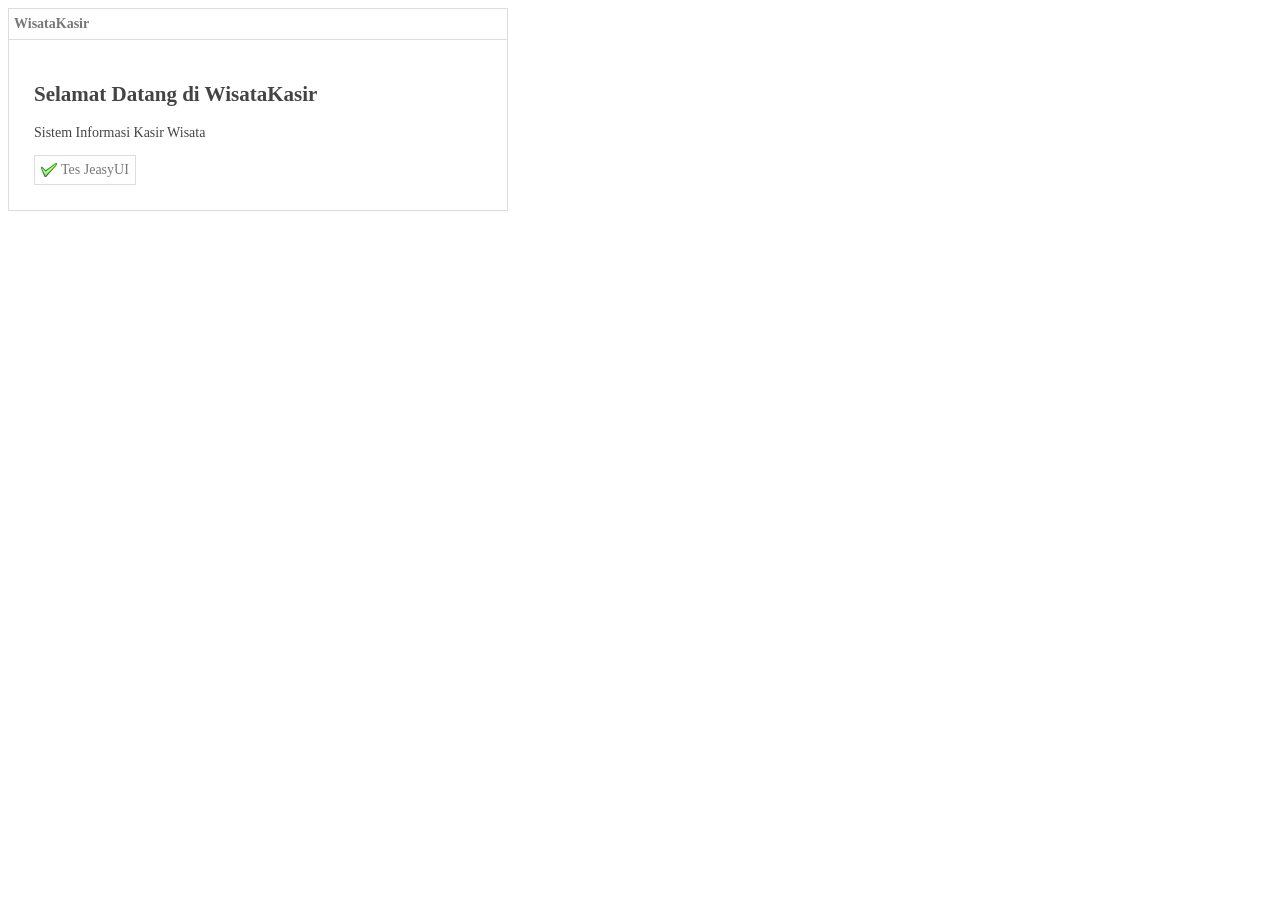
<file: frontend/index.html>
<!DOCTYPE html>
<html lang="id">
<head>
    <meta charset="UTF-8">
    <meta name="viewport" content="width=device-width, initial-scale=1.0">

    <title>WisataKasir</title>

    <!-- CSS EasyUI -->
    <link rel="stylesheet" href="assets/vendor/jeasyui/themes/metro/easyui.css">
    <link rel="stylesheet" href="assets/vendor/jeasyui/themes/icon.css">

    <!-- jQuery -->
    <script src="assets/vendor/jquery/jquery.min.js"></script>

    <!-- EasyUI -->
    <script src="assets/vendor/jeasyui/jquery.easyui.min.js"></script>
</head>

<body>

    <div class="easyui-panel"
         title="WisataKasir"
         style="width:500px;padding:25px;">

        <h2>Selamat Datang di WisataKasir</h2>

        <p>Sistem Informasi Kasir Wisata</p>

        <a href="javascript:void(0)"
           class="easyui-linkbutton"
           data-options="iconCls:'icon-ok'">
           Tes JeasyUI
        </a>

    </div>

</body>
</html>
</file>
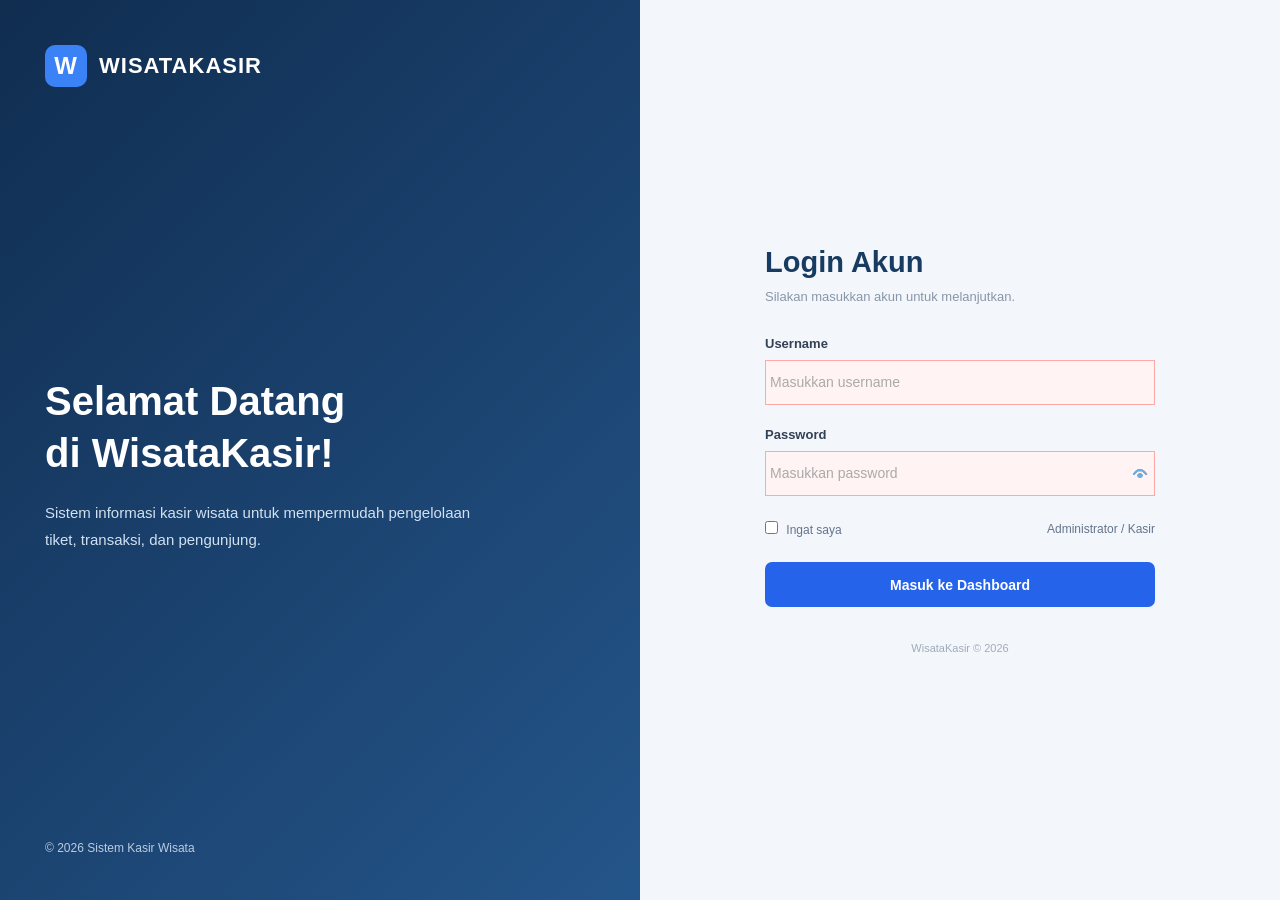
<file: frontend/pages/login.html>
<!DOCTYPE html>
<html lang="id">
<head>
    <meta charset="UTF-8">
    <meta name="viewport" content="width=device-width, initial-scale=1.0">

    <title>Login - WisataKasir</title>

    <!-- CSS JQUERY EASYUI -->
    <link rel="stylesheet"
          href="../assets/vendor/jeasyui/themes/metro/easyui.css">

    <link rel="stylesheet"
          href="../assets/vendor/jeasyui/themes/icon.css">

    <!-- CSS CUSTOM -->
    <link rel="stylesheet"
          href="../assets/css/login.css">

    <!-- JQUERY -->
    <script src="../assets/vendor/jquery/jquery.min.js"></script>

    <!-- JQUERY EASYUI -->
    <script src="../assets/vendor/jeasyui/jquery.easyui.min.js"></script>

</head>

<body>

    <div class="login-container">

        <!-- BAGIAN KIRI -->
        <div class="login-left">

            <div class="brand">
                <div class="brand-icon">W</div>
                <span>WISATAKASIR</span>
            </div>

            <div class="welcome-text">

                <h1>
                    Selamat Datang
                    <br>
                    di WisataKasir!
                </h1>

                <p>
                    Sistem informasi kasir wisata untuk
                    mempermudah pengelolaan tiket,
                    transaksi, dan pengunjung.
                </p>

            </div>

            <div class="left-footer">
                © 2026 Sistem Kasir Wisata
            </div>

        </div>


        <!-- BAGIAN KANAN -->
        <div class="login-right">

            <div class="login-box">

                <h2>Login Akun</h2>

                <p class="subtitle">
                    Silakan masukkan akun untuk melanjutkan.
                </p>


                <form id="formLogin">

                    <!-- USERNAME -->
                    <div class="form-group">

                        <label>Username</label>

                        <input
                            id="username"
                            class="easyui-textbox"
                            style="width:100%;height:45px"
                            data-options="
                                prompt:'Masukkan username',
                                required:true,
                                missingMessage:'Username wajib diisi'
                            "
                        >

                    </div>


                    <!-- PASSWORD -->
                    <div class="form-group">

                        <label>Password</label>

                        <input
                            id="password"
                            class="easyui-passwordbox"
                            style="width:100%;height:45px"
                            data-options="
                                prompt:'Masukkan password',
                                required:true,
                                missingMessage:'Password wajib diisi'
                            "
                        >

                    </div>


                    <!-- OPTIONS -->
                    <div class="login-options">

                        <label>
                            <input type="checkbox" id="remember">
                            Ingat saya
                        </label>

                        <span>Administrator / Kasir</span>

                    </div>


                    <!-- BUTTON -->
                    <a href="javascript:void(0)"
                       id="btnLogin"
                       class="easyui-linkbutton login-button"
                       style="width:100%;height:45px">

                        <span>Masuk ke Dashboard</span>

                    </a>

                </form>


                <div class="login-bottom">
                    WisataKasir © 2026
                </div>

            </div>

        </div>

    </div>

    <script src="../assets/js/login.js"></script>

</body>
</html>
</file>
<file: frontend/assets/vendor/jeasyui/themes/metro/easyui.css>
.f-row {
  display: -webkit-box;
  display: -webkit-flex;
  display: -moz-flex;
  display: -ms-flexbox;
  display: flex;
  position: relative;
}
.f-column {
  display: -webkit-box;
  display: -webkit-flex;
  display: -moz-flex;
  display: -ms-flexbox;
  display: flex;
  -webkit-box-direction: normal;
  -webkit-box-orient: vertical;
  -webkit-flex-direction: column;
  -moz-flex-direction: column;
  -ms-flex-direction: column;
  flex-direction: column;
  position: relative;
}
.f-full {
  -webkit-box-flex: 1 1 auto;
  -ms-flex: 1 1 auto;
  flex: 1 1 auto;
}
.f-noshrink {
  -webkit-flex-shrink: 0;
  -moz-flex-shrink: 0;
  -ms-flex-negative: 0;
  flex-shrink: 0;
}
.f-content-center {
  -webkit-box-pack: center;
  -ms-flex-pack: center;
  -webkit-justify-content: center;
  -moz-justify-content: center;
  justify-content: center;
  -webkit-box-align: center;
  -ms-flex-align: center;
  -webkit-align-items: center;
  -moz-align-items: center;
  align-items: center;
}
.f-vcenter {
  -webkit-box-align: center;
  -ms-flex-align: center;
  -webkit-align-items: center;
  -moz-align-items: center;
  align-items: center;
}
* {
  -moz-box-sizing: border-box;
  -webkit-box-sizing: border-box;
  -o-box-sizing: border-box;
  -ms-box-sizing: border-box;
  box-sizing: border-box;
}
.panel {
  overflow: hidden;
  text-align: left;
  margin: 0;
  border: 0;
  -moz-border-radius: 0 0 0 0;
  -webkit-border-radius: 0 0 0 0;
  border-radius: 0 0 0 0;
}
.panel-header,
.panel-body {
  border-width: 1px;
  border-style: solid;
}
.panel-header {
  padding: 5px;
  position: relative;
}
.panel-title {
  background: url('images/blank.gif') no-repeat;
}
.panel-header-noborder {
  border-width: 0 0 1px 0;
}
.panel-body {
  overflow: auto;
  border-top-width: 0;
  padding: 0;
}
.panel-body-noheader {
  border-top-width: 1px;
}
.panel-body-noborder {
  border-width: 0px;
}
.panel-body-nobottom {
  border-bottom-width: 0;
}
.panel-with-icon {
  padding-left: 18px;
}
.panel-icon,
.panel-tool {
  position: absolute;
  top: 50%;
  margin-top: -8px;
  height: 16px;
  overflow: hidden;
}
.panel-icon {
  left: 5px;
  width: 16px;
}
.panel-tool {
  right: 5px;
  width: auto;
}
.panel-tool a {
  display: inline-block;
  width: 16px;
  height: 16px;
  opacity: 0.6;
  filter: alpha(opacity=60);
  margin: 0 0 0 2px;
  vertical-align: top;
}
.panel-tool a:hover {
  opacity: 1;
  filter: alpha(opacity=100);
  background-color: #E6E6E6;
  -moz-border-radius: -2px -2px -2px -2px;
  -webkit-border-radius: -2px -2px -2px -2px;
  border-radius: -2px -2px -2px -2px;
}
.panel-loading {
  padding: 11px 0px 10px 30px;
}
.panel-noscroll {
  overflow: hidden;
}
.panel-fit,
.panel-fit body {
  height: 100%;
  margin: 0;
  padding: 0;
  border: 0;
  overflow: hidden;
}
.panel-loading {
  background: url('images/loading.gif') no-repeat 10px 10px;
}
.panel-tool-close {
  background: url('images/panel_tools.png') no-repeat -16px 0px;
}
.panel-tool-min {
  background: url('images/panel_tools.png') no-repeat 0px 0px;
}
.panel-tool-max {
  background: url('images/panel_tools.png') no-repeat 0px -16px;
}
.panel-tool-restore {
  background: url('images/panel_tools.png') no-repeat -16px -16px;
}
.panel-tool-collapse {
  background: url('images/panel_tools.png') no-repeat -32px 0;
}
.panel-tool-expand {
  background: url('images/panel_tools.png') no-repeat -32px -16px;
}
.panel-header,
.panel-body {
  border-color: #ddd;
}
.panel-header {
  background-color: #ffffff;
  color: #777;
}
.panel-body {
  background-color: #fff;
  color: #444;
  font-size: 14px;
}
.panel-title {
  font-size: 14px;
  font-weight: bold;
  color: #777;
  height: 20px;
  line-height: 20px;
}
.panel-footer {
  border: 1px solid #ddd;
  overflow: hidden;
  background: #fff;
  color: #444;
}
.panel-footer-noborder {
  border-width: 1px 0 0 0;
}
.panel-hleft,
.panel-hright {
  position: relative;
}
.panel-hleft>.panel-body,
.panel-hright>.panel-body {
  position: absolute;
}
.panel-hleft>.panel-header {
  float: left;
}
.panel-hright>.panel-header {
  float: right;
}
.panel-hleft>.panel-body {
  border-top-width: 1px;
  border-left-width: 0;
}
.panel-hright>.panel-body {
  border-top-width: 1px;
  border-right-width: 0;
}
.panel-hleft>.panel-body-nobottom {
  border-bottom-width: 1px;
  border-right-width: 0;
}
.panel-hright>.panel-body-nobottom {
  border-bottom-width: 1px;
  border-left-width: 0;
}
.panel-hleft>.panel-footer {
  position: absolute;
  right: 0;
}
.panel-hright>.panel-footer {
  position: absolute;
  left: 0;
}
.panel-hleft>.panel-header-noborder {
  border-width: 0 1px 0 0;
}
.panel-hright>.panel-header-noborder {
  border-width: 0 0 0 1px;
}
.panel-hleft>.panel-body-noborder {
  border-width: 0;
}
.panel-hright>.panel-body-noborder {
  border-width: 0;
}
.panel-hleft>.panel-body-noheader {
  border-left-width: 1px;
}
.panel-hright>.panel-body-noheader {
  border-right-width: 1px;
}
.panel-hleft>.panel-footer-noborder {
  border-width: 0 0 0 1px;
}
.panel-hright>.panel-footer-noborder {
  border-width: 0 1px 0 0;
}
.panel-hleft>.panel-header .panel-icon,
.panel-hright>.panel-header .panel-icon {
  margin-top: 0;
  top: 5px;
  left: 50%;
  margin-left: -8px;
}
.panel-hleft>.panel-header .panel-title,
.panel-hright>.panel-header .panel-title {
  position: absolute;
  min-width: 16px;
  left: 25px;
  top: 5px;
  bottom: auto;
  white-space: nowrap;
  word-wrap: normal;
  -webkit-transform: rotate(90deg);
  -webkit-transform-origin: 0 0;
  -moz-transform: rotate(90deg);
  -moz-transform-origin: 0 0;
  -o-transform: rotate(90deg);
  -o-transform-origin: 0 0;
  transform: rotate(90deg);
  transform-origin: 0 0;
}
.panel-hleft>.panel-header .panel-title-up,
.panel-hright>.panel-header .panel-title-up {
  position: absolute;
  min-width: 16px;
  left: 21px;
  top: auto;
  bottom: 0px;
  text-align: right;
  white-space: nowrap;
  word-wrap: normal;
  -webkit-transform: rotate(-90deg);
  -webkit-transform-origin: 0 0;
  -moz-transform: rotate(-90deg);
  -moz-transform-origin: 0 0;
  -o-transform: rotate(-90deg);
  -o-transform-origin: 0 0;
  transform: rotate(-90deg);
  transform-origin: 0 16px;
}
.panel-hleft>.panel-header .panel-with-icon.panel-title-up,
.panel-hright>.panel-header .panel-with-icon.panel-title-up {
  padding-left: 0;
  padding-right: 18px;
}
.panel-hleft>.panel-header .panel-tool,
.panel-hright>.panel-header .panel-tool {
  top: auto;
  bottom: 5px;
  width: 16px;
  height: auto;
  left: 50%;
  margin-left: -8px;
  margin-top: 0;
}
.panel-hleft>.panel-header .panel-tool a,
.panel-hright>.panel-header .panel-tool a {
  margin: 2px 0 0 0;
}
.accordion {
  overflow: hidden;
  border-width: 1px;
  border-style: solid;
}
.accordion .accordion-header {
  border-width: 0 0 1px;
  cursor: pointer;
}
.accordion .accordion-body {
  border-width: 0 0 1px;
}
.accordion-noborder {
  border-width: 0;
}
.accordion-noborder .accordion-header {
  border-width: 0 0 1px;
}
.accordion-noborder .accordion-body {
  border-width: 0 0 1px;
}
.accordion-collapse {
  background: url('images/accordion_arrows.png') no-repeat 0 0;
}
.accordion-expand {
  background: url('images/accordion_arrows.png') no-repeat -16px 0;
}
.accordion {
  background: #fff;
  border-color: #ddd;
}
.accordion .accordion-header {
  background: #ffffff;
  filter: none;
}
.accordion .accordion-header-selected {
  background: #CCE6FF;
}
.accordion .accordion-header-selected .panel-title {
  color: #000;
}
.accordion .panel-last > .accordion-header {
  border-bottom-color: #ffffff;
}
.accordion .panel-last > .accordion-body {
  border-bottom-color: #fff;
}
.accordion .panel-last > .accordion-header-selected,
.accordion .panel-last > .accordion-header-border {
  border-bottom-color: #ddd;
}
.accordion> .panel-hleft {
  float: left;
}
.accordion> .panel-hleft>.panel-header {
  border-width: 0 1px 0 0;
}
.accordion> .panel-hleft> .panel-body {
  border-width: 0 1px 0 0;
}
.accordion> .panel-hleft.panel-last > .accordion-header {
  border-right-color: #ffffff;
}
.accordion> .panel-hleft.panel-last > .accordion-body {
  border-right-color: #fff;
}
.accordion> .panel-hleft.panel-last > .accordion-header-selected,
.accordion> .panel-hleft.panel-last > .accordion-header-border {
  border-right-color: #ddd;
}
.accordion> .panel-hright {
  float: right;
}
.accordion> .panel-hright>.panel-header {
  border-width: 0 0 0 1px;
}
.accordion> .panel-hright> .panel-body {
  border-width: 0 0 0 1px;
}
.accordion> .panel-hright.panel-last > .accordion-header {
  border-left-color: #ffffff;
}
.accordion> .panel-hright.panel-last > .accordion-body {
  border-left-color: #fff;
}
.accordion> .panel-hright.panel-last > .accordion-header-selected,
.accordion> .panel-hright.panel-last > .accordion-header-border {
  border-left-color: #ddd;
}
.window {
  overflow: hidden;
  padding: 5px;
  border-width: 1px;
  border-style: solid;
}
.window .window-header {
  background: transparent;
  padding: 0px 0px 6px 0px;
}
.window .window-body {
  border-width: 1px;
  border-style: solid;
  border-top-width: 0px;
}
.window .window-body-noheader {
  border-top-width: 1px;
}
.window .panel-body-nobottom {
  border-bottom-width: 0;
}
.window .window-header .panel-icon,
.window .window-header .panel-tool {
  top: 50%;
  margin-top: -11px;
}
.window .window-header .panel-icon {
  left: 1px;
}
.window .window-header .panel-tool {
  right: 1px;
}
.window .window-header .panel-with-icon {
  padding-left: 18px;
}
.window-proxy {
  position: absolute;
  overflow: hidden;
}
.window-proxy-mask {
  position: absolute;
  filter: alpha(opacity=5);
  opacity: 0.05;
}
.window-mask {
  position: absolute;
  left: 0;
  top: 0;
  width: 100%;
  height: 100%;
  filter: alpha(opacity=40);
  opacity: 0.40;
  font-size: 1px;
  overflow: hidden;
}
.window,
.window-shadow {
  position: absolute;
  -moz-border-radius: 0px 0px 0px 0px;
  -webkit-border-radius: 0px 0px 0px 0px;
  border-radius: 0px 0px 0px 0px;
}
.window-shadow {
  background: #eee;
  -moz-box-shadow: 2px 2px 3px #ededed;
  -webkit-box-shadow: 2px 2px 3px #ededed;
  box-shadow: 2px 2px 3px #ededed;
  filter: progid:DXImageTransform.Microsoft.Blur(pixelRadius=2,MakeShadow=false,ShadowOpacity=0.2);
}
.window,
.window .window-body {
  border-color: #ddd;
}
.window {
  background-color: #ffffff;
}
.window-proxy {
  border: 1px dashed #ddd;
}
.window-proxy-mask,
.window-mask {
  background: #eee;
}
.window .panel-footer {
  border: 1px solid #ddd;
  position: relative;
  top: -1px;
}
.window-thinborder {
  padding: 0;
}
.window-thinborder .window-header {
  padding: 5px 5px 6px 5px;
}
.window-thinborder .window-body {
  border-width: 0px;
}
.window-thinborder .window-footer {
  border-left: transparent;
  border-right: transparent;
  border-bottom: transparent;
}
.window-thinborder .window-header .panel-icon,
.window-thinborder .window-header .panel-tool {
  margin-top: -9px;
  margin-left: 5px;
  margin-right: 5px;
}
.window-noborder {
  border: 0;
}
.window.panel-hleft .window-header {
  padding: 0 6px 0 0;
}
.window.panel-hright .window-header {
  padding: 0 0 0 6px;
}
.window.panel-hleft>.panel-header .panel-title {
  top: auto;
  left: 16px;
}
.window.panel-hright>.panel-header .panel-title {
  top: auto;
  right: 16px;
}
.window.panel-hleft>.panel-header .panel-title-up,
.window.panel-hright>.panel-header .panel-title-up {
  bottom: 0;
}
.window.panel-hleft .window-body {
  border-width: 1px 1px 1px 0;
}
.window.panel-hright .window-body {
  border-width: 1px 0 1px 1px;
}
.window.panel-hleft .window-header .panel-icon {
  top: 1px;
  margin-top: 0;
  left: 0;
}
.window.panel-hright .window-header .panel-icon {
  top: 1px;
  margin-top: 0;
  left: auto;
  right: 1px;
}
.window.panel-hleft .window-header .panel-tool,
.window.panel-hright .window-header .panel-tool {
  margin-top: 0;
  top: auto;
  bottom: 1px;
  right: auto;
  margin-right: 0;
  left: 50%;
  margin-left: -11px;
}
.window.panel-hright .window-header .panel-tool {
  left: auto;
  right: 1px;
}
.window-thinborder.panel-hleft .window-header {
  padding: 5px 6px 5px 5px;
}
.window-thinborder.panel-hright .window-header {
  padding: 5px 5px 5px 6px;
}
.window-thinborder.panel-hleft>.panel-header .panel-title {
  left: 21px;
}
.window-thinborder.panel-hleft>.panel-header .panel-title-up,
.window-thinborder.panel-hright>.panel-header .panel-title-up {
  bottom: 5px;
}
.window-thinborder.panel-hleft .window-header .panel-icon,
.window-thinborder.panel-hright .window-header .panel-icon {
  margin-top: 5px;
}
.window-thinborder.panel-hleft .window-header .panel-tool,
.window-thinborder.panel-hright .window-header .panel-tool {
  left: 16px;
  bottom: 5px;
}
.dialog-content {
  overflow: auto;
}
.dialog-toolbar {
  position: relative;
  padding: 2px 5px;
}
.dialog-tool-separator {
  float: left;
  height: 24px;
  border-left: 1px solid #ddd;
  border-right: 1px solid #fff;
  margin: 2px 1px;
}
.dialog-button {
  position: relative;
  top: -1px;
  padding: 5px;
  text-align: right;
}
.dialog-button .l-btn {
  margin-left: 5px;
}
.dialog-toolbar,
.dialog-button {
  background: #fff;
  border-width: 1px;
  border-style: solid;
}
.dialog-toolbar {
  border-color: #ddd #ddd #ddd #ddd;
}
.dialog-button {
  border-color: #ddd #ddd #ddd #ddd;
}
.window-thinborder .dialog-toolbar {
  border-left: transparent;
  border-right: transparent;
  border-top-color: #fff;
}
.window-thinborder .dialog-button {
  top: 0px;
  padding: 5px 8px 8px 8px;
  border-left: transparent;
  border-right: transparent;
  border-bottom: transparent;
}
.drawer.window-shadow {
  box-shadow: 0 4px 12px #eee;
  border-radius: 0;
  position: fixed;
}
.drawer.layout-collapsed {
  box-shadow: none;
}
.drawer-mask.window-mask {
  position: fixed;
}
.drawer.layout-panel-east,
.drawer.layout-panel-west {
  bottom: 0;
}
.l-btn {
  text-decoration: none;
  display: inline-block;
  overflow: hidden;
  margin: 0;
  padding: 0;
  cursor: pointer;
  outline: none;
  text-align: center;
  vertical-align: middle;
  line-height: normal;
}
.l-btn-plain {
  border-width: 0;
  padding: 1px;
}
.l-btn-left {
  display: inline-block;
  position: relative;
  overflow: hidden;
  margin: 0;
  padding: 0;
  vertical-align: top;
}
.l-btn-text {
  display: inline-block;
  vertical-align: top;
  width: auto;
  line-height: 28px;
  font-size: 14px;
  padding: 0;
  margin: 0 6px;
}
.l-btn-icon {
  display: inline-block;
  width: 16px;
  height: 16px;
  line-height: 16px;
  position: absolute;
  top: 50%;
  margin-top: -8px;
  font-size: 1px;
}
.l-btn span span .l-btn-empty {
  display: inline-block;
  margin: 0;
  width: 16px;
  height: 24px;
  font-size: 1px;
  vertical-align: top;
}
.l-btn span .l-btn-icon-left {
  padding: 0 0 0 20px;
  background-position: left center;
}
.l-btn span .l-btn-icon-right {
  padding: 0 20px 0 0;
  background-position: right center;
}
.l-btn-icon-left .l-btn-text {
  margin: 0 6px 0 26px;
}
.l-btn-icon-left .l-btn-icon {
  left: 6px;
}
.l-btn-icon-right .l-btn-text {
  margin: 0 26px 0 6px;
}
.l-btn-icon-right .l-btn-icon {
  right: 6px;
}
.l-btn-icon-top .l-btn-text {
  margin: 20px 4px 0 4px;
}
.l-btn-icon-top .l-btn-icon {
  top: 4px;
  left: 50%;
  margin: 0 0 0 -8px;
}
.l-btn-icon-bottom .l-btn-text {
  margin: 0 4px 20px 4px;
}
.l-btn-icon-bottom .l-btn-icon {
  top: auto;
  bottom: 4px;
  left: 50%;
  margin: 0 0 0 -8px;
}
.l-btn-left .l-btn-empty {
  margin: 0 6px;
  width: 16px;
}
.l-btn-plain:hover {
  padding: 0;
}
.l-btn-focus {
  outline: #0000FF dotted thin;
}
.l-btn-large .l-btn-text {
  line-height: 44px;
}
.l-btn-large .l-btn-icon {
  width: 32px;
  height: 32px;
  line-height: 32px;
  margin-top: -16px;
}
.l-btn-large .l-btn-icon-left .l-btn-text {
  margin-left: 40px;
}
.l-btn-large .l-btn-icon-right .l-btn-text {
  margin-right: 40px;
}
.l-btn-large .l-btn-icon-top .l-btn-text {
  margin-top: 36px;
  line-height: 24px;
  min-width: 32px;
}
.l-btn-large .l-btn-icon-top .l-btn-icon {
  margin: 0 0 0 -16px;
}
.l-btn-large .l-btn-icon-bottom .l-btn-text {
  margin-bottom: 36px;
  line-height: 24px;
  min-width: 32px;
}
.l-btn-large .l-btn-icon-bottom .l-btn-icon {
  margin: 0 0 0 -16px;
}
.l-btn-large .l-btn-left .l-btn-empty {
  margin: 0 6px;
  width: 32px;
}
.l-btn {
  color: #777;
  background: #ffffff;
  background-repeat: repeat-x;
  border: 1px solid #dddddd;
  background: -webkit-linear-gradient(top,#ffffff 0,#ffffff 100%);
  background: -moz-linear-gradient(top,#ffffff 0,#ffffff 100%);
  background: -o-linear-gradient(top,#ffffff 0,#ffffff 100%);
  background: linear-gradient(to bottom,#ffffff 0,#ffffff 100%);
  background-repeat: repeat-x;
  filter: progid:DXImageTransform.Microsoft.gradient(startColorstr=#ffffff,endColorstr=#ffffff,GradientType=0);
  -moz-border-radius: 0px 0px 0px 0px;
  -webkit-border-radius: 0px 0px 0px 0px;
  border-radius: 0px 0px 0px 0px;
}
.l-btn:hover {
  background: #E6E6E6;
  color: #444;
  border: 1px solid #ddd;
  filter: none;
}
.l-btn-plain {
  background: transparent;
  border-width: 0;
  filter: none;
}
.l-btn-outline {
  border-width: 1px;
  border-color: #ddd;
  padding: 0;
}
.l-btn-plain:hover {
  background: #E6E6E6;
  color: #444;
  border: 1px solid #ddd;
  -moz-border-radius: 0px 0px 0px 0px;
  -webkit-border-radius: 0px 0px 0px 0px;
  border-radius: 0px 0px 0px 0px;
}
.l-btn-disabled,
.l-btn-disabled:hover {
  opacity: 0.5;
  cursor: default;
  background: #ffffff;
  color: #777;
  background: -webkit-linear-gradient(top,#ffffff 0,#ffffff 100%);
  background: -moz-linear-gradient(top,#ffffff 0,#ffffff 100%);
  background: -o-linear-gradient(top,#ffffff 0,#ffffff 100%);
  background: linear-gradient(to bottom,#ffffff 0,#ffffff 100%);
  background-repeat: repeat-x;
  filter: progid:DXImageTransform.Microsoft.gradient(startColorstr=#ffffff,endColorstr=#ffffff,GradientType=0);
}
.l-btn-disabled .l-btn-text,
.l-btn-disabled .l-btn-icon {
  filter: alpha(opacity=50);
}
.l-btn-plain-disabled,
.l-btn-plain-disabled:hover {
  background: transparent;
  filter: alpha(opacity=50);
}
.l-btn-selected,
.l-btn-selected:hover {
  background: #ddd;
  filter: none;
}
.l-btn-plain-selected,
.l-btn-plain-selected:hover {
  background: #ddd;
}
.textbox {
  position: relative;
  border: 1px solid #ddd;
  background-color: #fff;
  vertical-align: middle;
  display: inline-block;
  overflow: hidden;
  white-space: nowrap;
  margin: 0;
  padding: 0;
  -moz-border-radius: 0px 0px 0px 0px;
  -webkit-border-radius: 0px 0px 0px 0px;
  border-radius: 0px 0px 0px 0px;
}
.textbox .textbox-text {
  font-size: 14px;
  border: 0;
  margin: 0;
  padding: 0 4px;
  white-space: normal;
  vertical-align: top;
  outline-style: none;
  resize: none;
  -moz-border-radius: 0px 0px 0px 0px;
  -webkit-border-radius: 0px 0px 0px 0px;
  border-radius: 0px 0px 0px 0px;
  height: 28px;
  line-height: 28px;
}
.textbox textarea.textbox-text {
  line-height: normal;
}
.textbox.textbox-autoheight {
  height: auto;
}
.textbox.textbox-autoheight textarea.textbox-text {
  padding: 6px 4px;
  overflow: hidden;
  line-height: 16px;
}
.textbox .textbox-text::-ms-clear,
.textbox .textbox-text::-ms-reveal {
  display: none;
}
.textbox textarea.textbox-text {
  white-space: pre-wrap;
}
.textbox .textbox-prompt {
  font-size: 14px;
  color: #aaa;
}
.textbox .textbox-bgicon {
  background-position: 3px center;
  padding-left: 21px;
}
.textbox .textbox-button,
.textbox .textbox-button:hover {
  position: absolute;
  top: 0;
  padding: 0;
  vertical-align: top;
  -moz-border-radius: 0 0 0 0;
  -webkit-border-radius: 0 0 0 0;
  border-radius: 0 0 0 0;
}
.textbox .textbox-button-right,
.textbox .textbox-button-right:hover {
  right: 0;
  border-width: 0 0 0 1px;
}
.textbox .textbox-button-left,
.textbox .textbox-button-left:hover {
  left: 0;
  border-width: 0 1px 0 0;
}
.textbox .textbox-button-top,
.textbox .textbox-button-top:hover {
  left: 0;
  border-width: 0 0 1px 0;
}
.textbox .textbox-button-bottom,
.textbox .textbox-button-bottom:hover {
  top: auto;
  bottom: 0;
  left: 0;
  border-width: 1px 0 0 0;
}
.textbox-addon {
  position: absolute;
  top: 0;
}
.textbox-label {
  display: inline-block;
  width: 80px;
  height: 30px;
  line-height: 30px;
  vertical-align: middle;
  overflow: hidden;
  text-overflow: ellipsis;
  white-space: nowrap;
  margin: 0;
  padding-right: 5px;
}
.textbox-label-after {
  padding-left: 5px;
  padding-right: 0;
}
.textbox-label-top {
  display: block;
  width: auto;
  padding: 0;
}
.textbox-disabled,
.textbox-label-disabled {
  opacity: 0.6;
  filter: alpha(opacity=60);
}
.textbox-icon {
  display: inline-block;
  width: 18px;
  height: 20px;
  overflow: hidden;
  vertical-align: top;
  background-position: center center;
  cursor: pointer;
  opacity: 0.6;
  filter: alpha(opacity=60);
  text-decoration: none;
  outline-style: none;
}
.textbox-icon-disabled,
.textbox-icon-readonly {
  cursor: default;
}
.textbox-icon:hover {
  opacity: 1.0;
  filter: alpha(opacity=100);
}
.textbox-icon-disabled:hover {
  opacity: 0.6;
  filter: alpha(opacity=60);
}
.textbox-focused {
  border-color: #c4c4c4;
  -moz-box-shadow: 0 0 3px 0 #ddd;
  -webkit-box-shadow: 0 0 3px 0 #ddd;
  box-shadow: 0 0 3px 0 #ddd;
}
.textbox-invalid {
  border-color: #ffa8a8;
  background-color: #fff3f3;
}
.form-floating-label.form-field .textbox-text {
  padding: 0;
}
.form-floating-label.form-field .textbox-label {
  position: relative;
  height: 20px;
  line-height: 20px;
  transition: all .3s;
  font-size: 12px;
  z-index: 9;
}
.form-floating-label.form-field-empty .textbox-label {
  cursor: text;
  font-size: 14px;
  transform: translate(0,25px);
}
.form-floating-label.form-field-empty.form-field-focused .textbox-label {
  cursor: default;
  font-size: 12px;
  transform: translate(0,0);
}
.passwordbox-open {
  background: url('images/passwordbox_open.png') no-repeat center center;
}
.passwordbox-close {
  background: url('images/passwordbox_close.png') no-repeat center center;
}
.filebox .textbox-value {
  vertical-align: top;
  position: absolute;
  top: 0;
  left: -5000px;
}
.filebox-label {
  display: inline-block;
  position: absolute;
  width: 100%;
  height: 100%;
  cursor: pointer;
  left: 0;
  top: 0;
  z-index: 10;
  background: url('images/blank.gif') no-repeat;
}
.l-btn-disabled .filebox-label {
  cursor: default;
}
.combo-arrow {
  width: 18px;
  height: 20px;
  overflow: hidden;
  display: inline-block;
  vertical-align: top;
  cursor: pointer;
  opacity: 0.6;
  filter: alpha(opacity=60);
}
.combo-arrow-hover {
  opacity: 1.0;
  filter: alpha(opacity=100);
}
.combo-panel {
  overflow: auto;
}
.combo-arrow {
  background: url('images/combo_arrow.png') no-repeat center center;
}
.combo-panel {
  background-color: #fff;
}
.combo-arrow {
  background-color: #ffffff;
}
.combo-arrow-hover {
  background-color: #E6E6E6;
}
.combo-arrow:hover {
  background-color: #E6E6E6;
}
.combo .textbox-icon-disabled:hover {
  cursor: default;
}
.combobox-item,
.combobox-group,
.combobox-stick {
  font-size: 14px;
  padding: 6px 4px;
  line-height: 20px;
}
.combobox-item-disabled {
  opacity: 0.5;
  filter: alpha(opacity=50);
}
.combobox-gitem {
  padding-left: 10px;
}
.combobox-group,
.combobox-stick {
  font-weight: bold;
}
.combobox-stick {
  position: absolute;
  top: 1px;
  left: 1px;
  right: 1px;
  background: inherit;
}
.combobox-item-hover {
  background-color: #E6E6E6;
  color: #444;
}
.combobox-item-selected {
  background-color: #CCE6FF;
  color: #000;
}
.combobox-icon {
  display: inline-block;
  width: 16px;
  height: 16px;
  vertical-align: middle;
  margin-right: 2px;
}
.tagbox {
  cursor: text;
}
.tagbox .textbox-text {
  float: left;
}
.tagbox-label {
  position: relative;
  display: block;
  margin: 4px 0 0 4px;
  padding: 0 20px 0 4px;
  float: left;
  vertical-align: top;
  text-decoration: none;
  -moz-border-radius: 0px 0px 0px 0px;
  -webkit-border-radius: 0px 0px 0px 0px;
  border-radius: 0px 0px 0px 0px;
  background: #E6E6E6;
  color: #444;
}
.tagbox-remove {
  background: url('images/tagbox_icons.png') no-repeat -16px center;
  position: absolute;
  display: block;
  width: 16px;
  height: 16px;
  right: 2px;
  top: 50%;
  margin-top: -8px;
  opacity: 0.6;
  filter: alpha(opacity=60);
}
.tagbox-remove:hover {
  opacity: 1;
  filter: alpha(opacity=100);
}
.textbox-disabled .tagbox-label {
  cursor: default;
}
.textbox-disabled .tagbox-remove:hover {
  cursor: default;
  opacity: 0.6;
  filter: alpha(opacity=60);
}
.layout {
  position: relative;
  overflow: hidden;
  margin: 0;
  padding: 0;
  z-index: 0;
}
.layout-panel {
  position: absolute;
  overflow: hidden;
}
.layout-body {
  min-width: 1px;
  min-height: 1px;
}
.layout-panel-east,
.layout-panel-west {
  z-index: 2;
}
.layout-panel-north,
.layout-panel-south {
  z-index: 3;
}
.layout-expand {
  position: absolute;
  padding: 0px;
  font-size: 1px;
  cursor: pointer;
  z-index: 1;
}
.layout-expand .panel-header,
.layout-expand .panel-body {
  background: transparent;
  filter: none;
  overflow: hidden;
}
.layout-expand .panel-header {
  border-bottom-width: 0px;
}
.layout-expand .panel-body {
  position: relative;
}
.layout-expand .panel-body .panel-icon {
  margin-top: 0;
  top: 0;
  left: 50%;
  margin-left: -8px;
}
.layout-expand-west .panel-header .panel-icon,
.layout-expand-east .panel-header .panel-icon {
  display: none;
}
.layout-expand-title {
  position: absolute;
  top: 0;
  left: 21px;
  white-space: nowrap;
  word-wrap: normal;
  -webkit-transform: rotate(90deg);
  -webkit-transform-origin: 0 0;
  -moz-transform: rotate(90deg);
  -moz-transform-origin: 0 0;
  -o-transform: rotate(90deg);
  -o-transform-origin: 0 0;
  transform: rotate(90deg);
  transform-origin: 0 0;
}
.layout-expand-title-up {
  position: absolute;
  top: 0;
  left: 0;
  text-align: right;
  padding-left: 5px;
  white-space: nowrap;
  word-wrap: normal;
  -webkit-transform: rotate(-90deg);
  -webkit-transform-origin: 0 0;
  -moz-transform: rotate(-90deg);
  -moz-transform-origin: 0 0;
  -o-transform: rotate(-90deg);
  -o-transform-origin: 0 0;
  transform: rotate(-90deg);
  transform-origin: 0 0;
}
.layout-expand-with-icon {
  top: 18px;
}
.layout-expand .panel-body-noheader .layout-expand-title,
.layout-expand .panel-body-noheader .panel-icon {
  top: 5px;
}
.layout-expand .panel-body-noheader .layout-expand-with-icon {
  top: 23px;
}
.layout-split-proxy-h,
.layout-split-proxy-v {
  position: absolute;
  font-size: 1px;
  display: none;
  z-index: 5;
}
.layout-split-proxy-h {
  width: 5px;
  cursor: e-resize;
}
.layout-split-proxy-v {
  height: 5px;
  cursor: n-resize;
}
.layout-mask {
  position: absolute;
  background: #fafafa;
  filter: alpha(opacity=10);
  opacity: 0.10;
  z-index: 4;
}
.layout-button-up {
  background: url('images/layout_arrows.png') no-repeat -16px -16px;
}
.layout-button-down {
  background: url('images/layout_arrows.png') no-repeat -16px 0;
}
.layout-button-left {
  background: url('images/layout_arrows.png') no-repeat 0 0;
}
.layout-button-right {
  background: url('images/layout_arrows.png') no-repeat 0 -16px;
}
.layout-split-proxy-h,
.layout-split-proxy-v {
  background-color: #b3b3b3;
}
.layout-split-north {
  border-bottom: 5px solid #fff;
}
.layout-split-south {
  border-top: 5px solid #fff;
}
.layout-split-east {
  border-left: 5px solid #fff;
}
.layout-split-west {
  border-right: 5px solid #fff;
}
.layout-expand {
  background-color: #ffffff;
}
.layout-expand-over {
  background-color: #ffffff;
}
.tabs-container {
  overflow: hidden;
}
.tabs-header {
  border-width: 1px;
  border-style: solid;
  border-bottom-width: 0;
  position: relative;
  padding: 0;
  padding-top: 2px;
  overflow: hidden;
}
.tabs-scroller-left,
.tabs-scroller-right {
  position: absolute;
  top: auto;
  bottom: 0;
  width: 18px;
  font-size: 1px;
  display: none;
  cursor: pointer;
  border-width: 1px;
  border-style: solid;
}
.tabs-scroller-left {
  left: 0;
}
.tabs-scroller-right {
  right: 0;
}
.tabs-tool {
  position: absolute;
  bottom: 0;
  padding: 1px;
  overflow: hidden;
  border-width: 1px;
  border-style: solid;
}
.tabs-header-plain .tabs-tool {
  padding: 0 1px;
}
.tabs-wrap {
  position: relative;
  left: 0;
  overflow: hidden;
  width: 100%;
  margin: 0;
  padding: 0;
}
.tabs-scrolling {
  margin-left: 18px;
  margin-right: 18px;
}
.tabs-disabled {
  opacity: 0.3;
  filter: alpha(opacity=30);
}
.tabs {
  list-style-type: none;
  height: 26px;
  margin: 0px;
  padding: 0px;
  padding-left: 4px;
  width: 50000px;
  border-style: solid;
  border-width: 0 0 1px 0;
}
.tabs li {
  float: left;
  display: inline-block;
  margin: 0 4px -1px 0;
  padding: 0;
  position: relative;
  border: 0;
}
.tabs li .tabs-inner {
  display: inline-block;
  text-decoration: none;
  cursor: hand;
  cursor: pointer;
  margin: 0;
  padding: 0 10px;
  height: 25px;
  line-height: 25px;
  text-align: center;
  white-space: nowrap;
  border-width: 1px;
  border-style: solid;
  -moz-border-radius: 0px 0px 0 0;
  -webkit-border-radius: 0px 0px 0 0;
  border-radius: 0px 0px 0 0;
}
.tabs li.tabs-selected .tabs-inner {
  font-weight: bold;
  outline: none;
}
.tabs li.tabs-selected .tabs-inner:hover {
  cursor: default;
  pointer: default;
}
.tabs li .tabs-close,
.tabs-p-tool {
  position: absolute;
  font-size: 1px;
  display: block;
  height: 12px;
  padding: 0;
  top: 50%;
  margin-top: -6px;
  overflow: hidden;
}
.tabs li .tabs-close {
  width: 12px;
  right: 5px;
  opacity: 0.6;
  filter: alpha(opacity=60);
}
.tabs-p-tool {
  right: 16px;
}
.tabs-p-tool a {
  display: inline-block;
  font-size: 1px;
  width: 12px;
  height: 12px;
  margin: 0;
  opacity: 0.6;
  filter: alpha(opacity=60);
}
.tabs li .tabs-close:hover,
.tabs-p-tool a:hover {
  opacity: 1;
  filter: alpha(opacity=100);
  cursor: hand;
  cursor: pointer;
}
.tabs-with-icon {
  padding-left: 18px;
}
.tabs-icon {
  position: absolute;
  width: 16px;
  height: 16px;
  left: 10px;
  top: 50%;
  margin-top: -8px;
}
.tabs-title {
  font-size: 14px;
}
.tabs-closable {
  padding-right: 8px;
}
.tabs-panels {
  margin: 0px;
  padding: 0px;
  border-width: 1px;
  border-style: solid;
  border-top-width: 0;
  overflow: hidden;
}
.tabs-header-bottom {
  border-width: 0 1px 1px 1px;
  padding: 0 0 2px 0;
}
.tabs-header-bottom .tabs {
  border-width: 1px 0 0 0;
}
.tabs-header-bottom .tabs li {
  margin: -1px 4px 0 0;
}
.tabs-header-bottom .tabs li .tabs-inner {
  -moz-border-radius: 0 0 0px 0px;
  -webkit-border-radius: 0 0 0px 0px;
  border-radius: 0 0 0px 0px;
}
.tabs-header-bottom .tabs-tool {
  top: 0;
}
.tabs-header-bottom .tabs-scroller-left,
.tabs-header-bottom .tabs-scroller-right {
  top: 0;
  bottom: auto;
}
.tabs-panels-top {
  border-width: 1px 1px 0 1px;
}
.tabs-header-left {
  float: left;
  border-width: 1px 0 1px 1px;
  padding: 0;
}
.tabs-header-right {
  float: right;
  border-width: 1px 1px 1px 0;
  padding: 0;
}
.tabs-header-left .tabs-wrap,
.tabs-header-right .tabs-wrap {
  height: 100%;
}
.tabs-header-left .tabs {
  height: 100%;
  padding: 4px 0 0 2px;
  border-width: 0 1px 0 0;
}
.tabs-header-right .tabs {
  height: 100%;
  padding: 4px 2px 0 0;
  border-width: 0 0 0 1px;
}
.tabs-header-left .tabs li,
.tabs-header-right .tabs li {
  display: block;
  width: 100%;
  position: relative;
}
.tabs-header-left .tabs li {
  left: auto;
  right: 0;
  margin: 0 -1px 4px 0;
  float: right;
}
.tabs-header-right .tabs li {
  left: 0;
  right: auto;
  margin: 0 0 4px -1px;
  float: left;
}
.tabs-justified li .tabs-inner {
  padding-left: 0;
  padding-right: 0;
}
.tabs-header-left .tabs li .tabs-inner {
  display: block;
  text-align: left;
  padding-left: 10px;
  padding-right: 10px;
  -moz-border-radius: 0px 0 0 0px;
  -webkit-border-radius: 0px 0 0 0px;
  border-radius: 0px 0 0 0px;
}
.tabs-header-right .tabs li .tabs-inner {
  display: block;
  text-align: left;
  padding-left: 10px;
  padding-right: 10px;
  -moz-border-radius: 0 0px 0px 0;
  -webkit-border-radius: 0 0px 0px 0;
  border-radius: 0 0px 0px 0;
}
.tabs-panels-right {
  float: right;
  border-width: 1px 1px 1px 0;
}
.tabs-panels-left {
  float: left;
  border-width: 1px 0 1px 1px;
}
.tabs-header-noborder,
.tabs-panels-noborder {
  border: 0px;
}
.tabs-header-plain {
  border: 0px;
  background: transparent;
}
.tabs-pill {
  padding-bottom: 3px;
}
.tabs-header-bottom .tabs-pill {
  padding-top: 3px;
  padding-bottom: 0;
}
.tabs-header-left .tabs-pill {
  padding-right: 3px;
}
.tabs-header-right .tabs-pill {
  padding-left: 3px;
}
.tabs-header .tabs-pill li .tabs-inner {
  -moz-border-radius: 0px 0px 0px 0px;
  -webkit-border-radius: 0px 0px 0px 0px;
  border-radius: 0px 0px 0px 0px;
}
.tabs-header-narrow,
.tabs-header-narrow .tabs-narrow {
  padding: 0;
}
.tabs-narrow li,
.tabs-header-bottom .tabs-narrow li {
  margin-left: 0;
  margin-right: -1px;
}
.tabs-narrow li.tabs-last,
.tabs-header-bottom .tabs-narrow li.tabs-last {
  margin-right: 0;
}
.tabs-header-left .tabs-narrow,
.tabs-header-right .tabs-narrow {
  padding-top: 0;
}
.tabs-header-left .tabs-narrow li {
  margin-bottom: -1px;
  margin-right: -1px;
}
.tabs-header-left .tabs-narrow li.tabs-last,
.tabs-header-right .tabs-narrow li.tabs-last {
  margin-bottom: 0;
}
.tabs-header-right .tabs-narrow li {
  margin-bottom: -1px;
  margin-left: -1px;
}
.tabs-scroller-left {
  background: #ffffff url('images/tabs_icons.png') no-repeat 1px center;
}
.tabs-scroller-right {
  background: #ffffff url('images/tabs_icons.png') no-repeat -15px center;
}
.tabs li .tabs-close {
  background: url('images/tabs_icons.png') no-repeat -34px center;
}
.tabs li .tabs-inner:hover {
  background: #E6E6E6;
  color: #444;
  filter: none;
}
.tabs li.tabs-selected .tabs-inner {
  background-color: #fff;
  color: #777;
}
.tabs li .tabs-inner {
  color: #777;
  background-color: #ffffff;
}
.tabs-header,
.tabs-tool {
  background-color: #ffffff;
}
.tabs-header-plain {
  background: transparent;
}
.tabs-header,
.tabs-scroller-left,
.tabs-scroller-right,
.tabs-tool,
.tabs,
.tabs-panels,
.tabs li .tabs-inner,
.tabs li.tabs-selected .tabs-inner,
.tabs-header-bottom .tabs li.tabs-selected .tabs-inner,
.tabs-header-left .tabs li.tabs-selected .tabs-inner,
.tabs-header-right .tabs li.tabs-selected .tabs-inner {
  border-color: #ddd;
}
.tabs-p-tool a:hover,
.tabs li a:hover.tabs-close,
.tabs-scroller-over {
  background-color: #E6E6E6;
}
.tabs li.tabs-selected .tabs-inner {
  border-bottom: 1px solid #fff;
}
.tabs-header-bottom .tabs li.tabs-selected .tabs-inner {
  border-top: 1px solid #fff;
}
.tabs-header-left .tabs li.tabs-selected .tabs-inner {
  border-right: 1px solid #fff;
}
.tabs-header-right .tabs li.tabs-selected .tabs-inner {
  border-left: 1px solid #fff;
}
.tabs-header .tabs-pill li.tabs-selected .tabs-inner {
  background: #CCE6FF;
  color: #000;
  filter: none;
  border-color: #ddd;
}
.datagrid .panel-body {
  overflow: hidden;
  position: relative;
}
.datagrid-view {
  position: relative;
  overflow: hidden;
}
.datagrid-view1,
.datagrid-view2 {
  position: absolute;
  overflow: hidden;
  top: 0;
}
.datagrid-view1 {
  left: 0;
}
.datagrid-view2 {
  right: 0;
}
.datagrid-mask {
  position: absolute;
  left: 0;
  top: 0;
  width: 100%;
  height: 100%;
  opacity: 0.3;
  filter: alpha(opacity=30);
  display: none;
}
.datagrid-mask-msg {
  position: absolute;
  top: 50%;
  margin-top: -20px;
  padding: 10px 5px 10px 30px;
  width: auto;
  height: 16px;
  border-width: 2px;
  border-style: solid;
  display: none;
}
.datagrid-empty {
  position: absolute;
  left: 0;
  top: 0;
  width: 100%;
  height: 25px;
  line-height: 25px;
  text-align: center;
}
.datagrid-sort-icon {
  padding: 0;
  display: none;
}
.datagrid-toolbar {
  height: auto;
  padding: 1px 2px;
  border-width: 0 0 1px 0;
  border-style: solid;
}
.datagrid-btn-separator {
  float: left;
  height: 24px;
  border-left: 1px solid #ddd;
  border-right: 1px solid #fff;
  margin: 2px 1px;
}
.datagrid .datagrid-pager {
  display: block;
  margin: 0;
  border-width: 1px 0 0 0;
  border-style: solid;
}
.datagrid .datagrid-pager-top {
  border-width: 0 0 1px 0;
}
.datagrid-header {
  overflow: hidden;
  cursor: default;
  border-width: 0 0 1px 0;
  border-style: solid;
}
.datagrid-header-inner {
  float: left;
  width: 10000px;
}
.datagrid-header-row,
.datagrid-row {
  height: 32px;
}
.datagrid-header td,
.datagrid-body td,
.datagrid-footer td {
  border-width: 0 1px 1px 0;
  border-style: dotted;
  margin: 0;
  padding: 0;
}
.datagrid-cell,
.datagrid-cell-group,
.datagrid-header-rownumber,
.datagrid-cell-rownumber {
  margin: 0;
  padding: 0 4px;
  white-space: nowrap;
  word-wrap: normal;
  overflow: hidden;
  height: 18px;
  line-height: 18px;
  font-size: 14px;
}
.datagrid-header .datagrid-cell {
  height: auto;
}
.datagrid-header .datagrid-cell span {
  font-size: 14px;
}
.datagrid-cell-group {
  text-align: center;
  text-overflow: ellipsis;
}
.datagrid-header-rownumber,
.datagrid-cell-rownumber {
  width: 30px;
  text-align: center;
  margin: 0;
  padding: 0;
}
.datagrid-body {
  margin: 0;
  padding: 0;
  overflow: auto;
  zoom: 1;
}
.datagrid-view1 .datagrid-body-inner {
  padding-bottom: 20px;
}
.datagrid-view1 .datagrid-body {
  overflow: hidden;
}
.datagrid-footer {
  overflow: hidden;
}
.datagrid-footer-inner {
  border-width: 1px 0 0 0;
  border-style: solid;
  width: 10000px;
  float: left;
}
.datagrid-row-editing .datagrid-cell {
  height: auto;
}
.datagrid-header-check,
.datagrid-cell-check {
  padding: 0;
  width: 27px;
  height: 18px;
  font-size: 1px;
  text-align: center;
  overflow: hidden;
}
.datagrid-header-check input,
.datagrid-cell-check input {
  margin: 0;
  padding: 0;
  width: 15px;
  height: 18px;
}
.datagrid-resize-proxy {
  position: absolute;
  width: 1px;
  height: 10000px;
  top: 0;
  cursor: e-resize;
  display: none;
}
.datagrid-body .datagrid-editable {
  margin: 0;
  padding: 0;
}
.datagrid-body .datagrid-editable table {
  width: 100%;
  height: 100%;
}
.datagrid-body .datagrid-editable td {
  border: 0;
  margin: 0;
  padding: 0;
}
.datagrid-view .datagrid-editable-input {
  margin: 0;
  padding: 2px 4px;
  border: 1px solid #ddd;
  font-size: 14px;
  outline-style: none;
  -moz-border-radius: 0 0 0 0;
  -webkit-border-radius: 0 0 0 0;
  border-radius: 0 0 0 0;
}
.datagrid-view .validatebox-invalid {
  border-color: #ffa8a8;
}
.datagrid-sort .datagrid-sort-icon {
  display: inline;
  padding: 0 13px 0 0;
  background: url('images/datagrid_icons.png') no-repeat -64px center;
}
.datagrid-sort-desc .datagrid-sort-icon {
  display: inline;
  padding: 0 13px 0 0;
  background: url('images/datagrid_icons.png') no-repeat -16px center;
}
.datagrid-sort-asc .datagrid-sort-icon {
  display: inline;
  padding: 0 13px 0 0;
  background: url('images/datagrid_icons.png') no-repeat 0px center;
}
.datagrid-row-collapse {
  background: url('images/datagrid_icons.png') no-repeat -48px center;
}
.datagrid-row-expand {
  background: url('images/datagrid_icons.png') no-repeat -32px center;
}
.datagrid-mask-msg {
  background: #fff url('images/loading.gif') no-repeat scroll 5px center;
}
.datagrid-header,
.datagrid-td-rownumber {
  background-color: #ffffff;
}
.datagrid-cell-rownumber {
  color: #444;
}
.datagrid-resize-proxy {
  background: #b3b3b3;
}
.datagrid-mask {
  background: #eee;
}
.datagrid-mask-msg {
  border-color: #ddd;
}
.datagrid-toolbar,
.datagrid-pager {
  background: #fff;
}
.datagrid-header,
.datagrid-toolbar,
.datagrid-pager,
.datagrid-footer-inner {
  border-color: #ddd;
}
.datagrid-header td,
.datagrid-body td,
.datagrid-footer td {
  border-color: #ddd;
}
.datagrid-htable,
.datagrid-btable,
.datagrid-ftable {
  color: #444;
  border-collapse: separate;
}
.datagrid-row-alt {
  background: #f5f5f5;
}
.datagrid-row-over,
.datagrid-header td.datagrid-header-over {
  background: #E6E6E6;
  color: #444;
  cursor: default;
}
.datagrid-row-selected {
  background: #CCE6FF;
  color: #000;
}
.datagrid-row-editing .textbox,
.datagrid-row-editing .textbox-text {
  -moz-border-radius: 0 0 0 0;
  -webkit-border-radius: 0 0 0 0;
  border-radius: 0 0 0 0;
}
.datagrid-header .datagrid-filter-row td.datagrid-header-over {
  background: inherit;
}
.datagrid-split-proxy {
  position: absolute;
  left: 0;
  top: 0;
  width: 1px;
  height: 100%;
  border-left: 1px solid #99cdff;
}
.datagrid-moving-proxy {
  border: 1px solid #99cdff;
  height: 32px;
  line-height: 32px;
  padding: 0 4px;
}
.propertygrid .datagrid-view1 .datagrid-body td {
  padding-bottom: 1px;
  border-width: 0 1px 0 0;
}
.propertygrid .datagrid-group {
  overflow: hidden;
  border-width: 0 0 1px 0;
  border-style: solid;
}
.propertygrid .datagrid-group span {
  font-weight: bold;
}
.propertygrid .datagrid-view1 .datagrid-body td {
  border-color: #ddd;
}
.propertygrid .datagrid-view1 .datagrid-group {
  border-color: #ffffff;
}
.propertygrid .datagrid-view2 .datagrid-group {
  border-color: #ddd;
}
.propertygrid .datagrid-group,
.propertygrid .datagrid-view1 .datagrid-body,
.propertygrid .datagrid-view1 .datagrid-row-over,
.propertygrid .datagrid-view1 .datagrid-row-selected {
  background: #ffffff;
}
.datalist .datagrid-header {
  border-width: 0;
}
.datalist .datagrid-group,
.m-list .m-list-group {
  height: 25px;
  line-height: 25px;
  font-weight: bold;
  overflow: hidden;
  background-color: #ffffff;
  border-style: solid;
  border-width: 0 0 1px 0;
  border-color: #ddd;
}
.datalist .datagrid-group-expander {
  display: none;
}
.datalist .datagrid-group-title {
  padding: 0 4px;
}
.datalist .datagrid-btable {
  width: 100%;
  table-layout: fixed;
}
.datalist .datagrid-row td {
  border-style: solid;
  border-left-color: transparent;
  border-right-color: transparent;
  border-bottom-width: 0;
}
.datalist-lines .datagrid-row td {
  border-bottom-width: 1px;
}
.datalist .datagrid-cell,
.m-list li {
  width: auto;
  height: auto;
  padding: 2px 4px;
  line-height: 18px;
  position: relative;
  white-space: nowrap;
  text-overflow: ellipsis;
  overflow: hidden;
}
.datalist-link,
.m-list li>a {
  display: block;
  position: relative;
  cursor: pointer;
  color: #444;
  text-decoration: none;
  overflow: hidden;
  margin: -2px -4px;
  padding: 2px 4px;
  padding-right: 16px;
  line-height: 18px;
  white-space: nowrap;
  text-overflow: ellipsis;
  overflow: hidden;
}
.datalist-link::after,
.m-list li>a::after {
  position: absolute;
  display: block;
  width: 8px;
  height: 8px;
  content: '';
  right: 6px;
  top: 50%;
  margin-top: -4px;
  border-style: solid;
  border-width: 1px 1px 0 0;
  -ms-transform: rotate(45deg);
  -moz-transform: rotate(45deg);
  -webkit-transform: rotate(45deg);
  -o-transform: rotate(45deg);
  transform: rotate(45deg);
}
.m-list {
  margin: 0;
  padding: 0;
  list-style: none;
}
.m-list li {
  border-style: solid;
  border-width: 0 0 1px 0;
  border-color: #ddd;
}
.m-list li>a:hover {
  background: #E6E6E6;
  color: #444;
}
.m-list .m-list-group {
  padding: 0 4px;
}
.pagination {
  zoom: 1;
  padding: 2px;
}
.pagination table {
  float: left;
  height: 30px;
}
.pagination td {
  border: 0;
}
.pagination-btn-separator {
  float: left;
  height: 24px;
  border-left: 1px solid #ddd;
  border-right: 1px solid #fff;
  margin: 3px 1px;
}
.pagination .pagination-num {
  border-width: 1px;
  border-style: solid;
  margin: 0 2px;
  padding: 2px;
  width: 3em;
  height: auto;
  text-align: center;
  font-size: 14px;
}
.pagination-page-list {
  margin: 0px 6px;
  padding: 1px 2px;
  width: auto;
  height: auto;
  border-width: 1px;
  border-style: solid;
}
.pagination-info {
  float: right;
  margin: 0 6px;
  padding: 0;
  height: 30px;
  line-height: 30px;
  font-size: 14px;
}
.pagination span {
  font-size: 14px;
}
.pagination-link .l-btn-text {
  box-sizing: border-box;
  text-align: center;
  margin: 0;
  padding: 0 .5em;
  width: auto;
  min-width: 28px;
}
.pagination-first {
  background: url('images/pagination_icons.png') no-repeat 0 center;
}
.pagination-prev {
  background: url('images/pagination_icons.png') no-repeat -16px center;
}
.pagination-next {
  background: url('images/pagination_icons.png') no-repeat -32px center;
}
.pagination-last {
  background: url('images/pagination_icons.png') no-repeat -48px center;
}
.pagination-load {
  background: url('images/pagination_icons.png') no-repeat -64px center;
}
.pagination-loading {
  background: url('images/loading.gif') no-repeat center center;
}
.pagination-page-list,
.pagination .pagination-num {
  border-color: #ddd;
}
.calendar {
  border-width: 1px;
  border-style: solid;
  padding: 1px;
  overflow: hidden;
}
.calendar table {
  table-layout: fixed;
  border-collapse: separate;
  font-size: 14px;
  width: 100%;
  height: 100%;
}
.calendar table td,
.calendar table th {
  font-size: 14px;
}
.calendar-noborder {
  border: 0;
}
.calendar-header {
  position: relative;
  height: 36px;
}
.calendar-title {
  text-align: center;
  height: 36px;
  line-height: 36px;
}
.calendar-title span {
  position: relative;
  display: inline-block;
  top: 0px;
  padding: 0 3px;
  height: 28px;
  line-height: 28px;
  font-size: 14px;
  cursor: pointer;
  -moz-border-radius: 0px 0px 0px 0px;
  -webkit-border-radius: 0px 0px 0px 0px;
  border-radius: 0px 0px 0px 0px;
}
.calendar-prevmonth,
.calendar-nextmonth,
.calendar-prevyear,
.calendar-nextyear {
  position: absolute;
  top: 50%;
  margin-top: -8px;
  width: 16px;
  height: 16px;
  cursor: pointer;
  font-size: 1px;
  -moz-border-radius: 0px 0px 0px 0px;
  -webkit-border-radius: 0px 0px 0px 0px;
  border-radius: 0px 0px 0px 0px;
}
.calendar-prevmonth {
  left: 30px;
  background: url('images/calendar_arrows.png') no-repeat -16px 0;
}
.calendar-nextmonth {
  right: 30px;
  background: url('images/calendar_arrows.png') no-repeat -32px 0;
}
.calendar-prevyear {
  left: 10px;
  background: url('images/calendar_arrows.png') no-repeat 0px 0;
}
.calendar-nextyear {
  right: 10px;
  background: url('images/calendar_arrows.png') no-repeat -48px 0;
}
.calendar-body {
  position: relative;
}
.calendar-body th,
.calendar-body td {
  text-align: center;
}
.calendar-day {
  border: 0;
  padding: 1px;
  cursor: pointer;
  -moz-border-radius: 0px 0px 0px 0px;
  -webkit-border-radius: 0px 0px 0px 0px;
  border-radius: 0px 0px 0px 0px;
}
.calendar-other-month {
  opacity: 0.3;
  filter: alpha(opacity=30);
}
.calendar-disabled {
  opacity: 0.6;
  filter: alpha(opacity=60);
  cursor: default;
}
.calendar-menu {
  position: absolute;
  top: 0;
  left: 0;
  width: 180px;
  height: 150px;
  padding: 5px;
  font-size: 14px;
  display: none;
  overflow: hidden;
}
.calendar-menu-year-inner {
  text-align: center;
  padding-bottom: 5px;
}
.calendar-menu-year {
  width: 80px;
  line-height: 26px;
  text-align: center;
  border-width: 1px;
  border-style: solid;
  outline-style: none;
  resize: none;
  margin: 0;
  padding: 0;
  font-weight: bold;
  font-size: 14px;
  -moz-border-radius: 0px 0px 0px 0px;
  -webkit-border-radius: 0px 0px 0px 0px;
  border-radius: 0px 0px 0px 0px;
}
.calendar-menu-prev,
.calendar-menu-next {
  display: inline-block;
  width: 25px;
  height: 28px;
  vertical-align: top;
  cursor: pointer;
  -moz-border-radius: 0px 0px 0px 0px;
  -webkit-border-radius: 0px 0px 0px 0px;
  border-radius: 0px 0px 0px 0px;
}
.calendar-menu-prev {
  margin-right: 10px;
  background: url('images/calendar_arrows.png') no-repeat 5px center;
}
.calendar-menu-next {
  margin-left: 10px;
  background: url('images/calendar_arrows.png') no-repeat -44px center;
}
.calendar-menu-month {
  text-align: center;
  cursor: pointer;
  font-weight: bold;
  -moz-border-radius: 0px 0px 0px 0px;
  -webkit-border-radius: 0px 0px 0px 0px;
  border-radius: 0px 0px 0px 0px;
}
.calendar-body th,
.calendar-menu-month {
  color: #919191;
}
.calendar-day {
  color: #444;
}
.calendar-sunday {
  color: #CC2222;
}
.calendar-saturday {
  color: #00ee00;
}
.calendar-today {
  color: #0000ff;
}
.calendar-menu-year {
  border-color: #ddd;
}
.calendar {
  border-color: #ddd;
}
.calendar-header {
  background: #ffffff;
}
.calendar-body,
.calendar-menu {
  background: #fff;
}
.calendar-body th {
  background: #fff;
  padding: 4px 0;
}
.calendar-hover,
.calendar-nav-hover,
.calendar-menu-hover {
  background-color: #E6E6E6;
  color: #444;
}
.calendar-hover {
  border: 1px solid #ddd;
  padding: 0;
}
.calendar-selected {
  background-color: #CCE6FF;
  color: #000;
  border: 1px solid #99cdff;
  padding: 0;
}
.calendar-info {
  background-color: #ffffff;
  font-size: 28px;
  height: 70px;
  padding: 10px 20px;
}
.calendar-info .year {
  font-size: 16px;
}
.datebox-calendar-inner {
  height: 250px;
}
.datebox-button {
  padding: 4px 0;
  text-align: center;
}
.datebox-button a {
  line-height: 22px;
  font-size: 14px;
  font-weight: bold;
  text-decoration: none;
  opacity: 0.6;
  filter: alpha(opacity=60);
}
.datebox-button a:hover {
  opacity: 1.0;
  filter: alpha(opacity=100);
}
.datebox-current,
.datebox-close {
  float: left;
}
.datebox-close {
  float: right;
}
.datebox .combo-arrow {
  background-image: url('images/datebox_arrow.png');
  background-position: center center;
}
.datebox-button {
  background-color: #fff;
}
.datebox-button a {
  color: #777;
}
.spinner-arrow {
  display: inline-block;
  overflow: hidden;
  vertical-align: top;
  margin: 0;
  padding: 0;
  opacity: 1.0;
  filter: alpha(opacity=100);
  width: 18px;
}
.spinner-arrow.spinner-button-top,
.spinner-arrow.spinner-button-bottom,
.spinner-arrow.spinner-button-left,
.spinner-arrow.spinner-button-right {
  background-color: #ffffff;
}
.spinner-arrow-up,
.spinner-arrow-down {
  opacity: 0.6;
  filter: alpha(opacity=60);
  display: block;
  font-size: 1px;
  width: 18px;
  height: 10px;
  width: 100%;
  height: 50%;
  color: #777;
  outline-style: none;
  background-color: #ffffff;
}
.spinner-button-updown {
  opacity: 1.0;
}
.spinner-button-updown .spinner-button-top,
.spinner-button-updown .spinner-button-bottom {
  position: relative;
  display: block;
  width: 100%;
  height: 50%;
}
.spinner-button-updown .spinner-arrow-up,
.spinner-button-updown .spinner-arrow-down {
  opacity: 1.0;
  filter: alpha(opacity=100);
  cursor: pointer;
  width: 16px;
  height: 16px;
  top: 50%;
  left: 50%;
  margin-top: -8px;
  margin-left: -8px;
  position: absolute;
}
.spinner-button-updown .spinner-button-top,
.spinner-button-updown .spinner-button-bottom {
  cursor: pointer;
  opacity: 0.6;
  filter: alpha(opacity=60);
}
.spinner-button-updown .spinner-button-top:hover,
.spinner-button-updown .spinner-button-bottom:hover {
  opacity: 1.0;
  filter: alpha(opacity=100);
}
.spinner-button-updown .spinner-arrow-up,
.spinner-button-updown .spinner-arrow-down,
.spinner-button-updown .spinner-arrow-up:hover,
.spinner-button-updown .spinner-arrow-down:hover {
  background-color: transparent;
}
.spinner-arrow-hover {
  background-color: #E6E6E6;
  opacity: 1.0;
  filter: alpha(opacity=100);
}
.spinner-button-top:hover,
.spinner-button-bottom:hover,
.spinner-button-left:hover,
.spinner-button-right:hover,
.spinner-arrow-up:hover,
.spinner-arrow-down:hover {
  opacity: 1.0;
  filter: alpha(opacity=100);
  background-color: #E6E6E6;
}
.textbox-disabled .spinner-button-top:hover,
.textbox-disabled .spinner-button-bottom:hover,
.textbox-disabled .spinner-button-left:hover,
.textbox-disabled .spinner-button-right:hover,
.textbox-icon-disabled .spinner-arrow-up:hover,
.textbox-icon-disabled .spinner-arrow-down:hover {
  opacity: 0.6;
  filter: alpha(opacity=60);
  background-color: #ffffff;
  cursor: default;
}
.spinner .textbox-icon-disabled {
  opacity: 0.6;
  filter: alpha(opacity=60);
}
.spinner-arrow-up {
  background: url('images/spinner_arrows.png') no-repeat 1px center;
  background-color: #ffffff;
}
.spinner-arrow-down {
  background: url('images/spinner_arrows.png') no-repeat -15px center;
  background-color: #ffffff;
}
.spinner-button-up {
  background: url('images/spinner_arrows.png') no-repeat -32px center;
}
.spinner-button-down {
  background: url('images/spinner_arrows.png') no-repeat -48px center;
}
.progressbar {
  border-width: 1px;
  border-style: solid;
  -moz-border-radius: 0px 0px 0px 0px;
  -webkit-border-radius: 0px 0px 0px 0px;
  border-radius: 0px 0px 0px 0px;
  overflow: hidden;
  position: relative;
}
.progressbar-text {
  text-align: center;
  position: absolute;
}
.progressbar-value {
  position: relative;
  overflow: hidden;
  width: 0;
  -moz-border-radius: 0px 0 0 0px;
  -webkit-border-radius: 0px 0 0 0px;
  border-radius: 0px 0 0 0px;
}
.progressbar {
  border-color: #ddd;
}
.progressbar-text {
  color: #444;
  font-size: 14px;
}
.progressbar-value,
.progressbar-value .progressbar-text {
  background-color: #CCE6FF;
  color: #000;
}
.searchbox-button {
  width: 18px;
  height: 20px;
  overflow: hidden;
  display: inline-block;
  vertical-align: top;
  cursor: pointer;
  opacity: 0.6;
  filter: alpha(opacity=60);
}
.searchbox-button-hover {
  opacity: 1.0;
  filter: alpha(opacity=100);
}
.searchbox .l-btn-plain {
  border: 0;
  padding: 0;
  vertical-align: top;
  opacity: 0.6;
  filter: alpha(opacity=60);
  -moz-border-radius: 0 0 0 0;
  -webkit-border-radius: 0 0 0 0;
  border-radius: 0 0 0 0;
}
.searchbox .l-btn-plain:hover {
  border: 0;
  padding: 0;
  opacity: 1.0;
  filter: alpha(opacity=100);
  -moz-border-radius: 0 0 0 0;
  -webkit-border-radius: 0 0 0 0;
  border-radius: 0 0 0 0;
}
.searchbox a.m-btn-plain-active {
  -moz-border-radius: 0 0 0 0;
  -webkit-border-radius: 0 0 0 0;
  border-radius: 0 0 0 0;
}
.searchbox .m-btn-active {
  border-width: 0 1px 0 0;
  -moz-border-radius: 0 0 0 0;
  -webkit-border-radius: 0 0 0 0;
  border-radius: 0 0 0 0;
}
.searchbox .textbox-button-right {
  border-width: 0 0 0 1px;
}
.searchbox .textbox-button-left {
  border-width: 0 1px 0 0;
}
.searchbox-button {
  background: url('images/searchbox_button.png') no-repeat center center;
}
.searchbox .l-btn-plain {
  background: #ffffff;
}
.searchbox .l-btn-plain-disabled,
.searchbox .l-btn-plain-disabled:hover {
  opacity: 0.5;
  filter: alpha(opacity=50);
}
.slider-disabled {
  opacity: 0.5;
  filter: alpha(opacity=50);
}
.slider-h {
  height: 22px;
}
.slider-v {
  width: 22px;
}
.slider-inner {
  position: relative;
  height: 6px;
  top: 7px;
  border-width: 1px;
  border-style: solid;
  border-radius: 0px;
}
.slider-handle {
  position: absolute;
  display: block;
  outline: none;
  width: 20px;
  height: 20px;
  top: 50%;
  margin-top: -10px;
  margin-left: -10px;
}
.slider-tip {
  position: absolute;
  display: inline-block;
  line-height: 12px;
  font-size: 14px;
  white-space: nowrap;
  top: -22px;
}
.slider-rule {
  position: relative;
  top: 15px;
}
.slider-rule span {
  position: absolute;
  display: inline-block;
  font-size: 0;
  height: 5px;
  border-width: 0 0 0 1px;
  border-style: solid;
}
.slider-rulelabel {
  position: relative;
  top: 20px;
}
.slider-rulelabel span {
  position: absolute;
  display: inline-block;
  font-size: 14px;
}
.slider-v .slider-inner {
  width: 6px;
  left: 7px;
  top: 0;
  float: left;
}
.slider-v .slider-handle {
  left: 50%;
  margin-top: -10px;
}
.slider-v .slider-tip {
  left: -10px;
  margin-top: -6px;
}
.slider-v .slider-rule {
  float: left;
  top: 0;
  left: 16px;
}
.slider-v .slider-rule span {
  width: 5px;
  height: 'auto';
  border-left: 0;
  border-width: 1px 0 0 0;
  border-style: solid;
}
.slider-v .slider-rulelabel {
  float: left;
  top: 0;
  left: 23px;
}
.slider-handle {
  background: url('images/slider_handle.png') no-repeat;
}
.slider-inner {
  border-color: #ddd;
  background: #ffffff;
}
.slider-rule span {
  border-color: #ddd;
}
.slider-rulelabel span {
  color: #444;
}
.menu {
  position: absolute;
  margin: 0;
  padding: 2px;
  border-width: 1px;
  border-style: solid;
  overflow: hidden;
}
.menu-inline {
  position: relative;
}
.menu-item {
  position: relative;
  margin: 0;
  padding: 0;
  overflow: hidden;
  white-space: nowrap;
  cursor: pointer;
  border-width: 1px;
  border-style: solid;
}
.menu-text {
  height: 20px;
  line-height: 20px;
  float: left;
  padding-left: 28px;
}
.menu-icon {
  position: absolute;
  width: 16px;
  height: 16px;
  left: 2px;
  top: 50%;
  margin-top: -8px;
}
.menu-rightarrow {
  position: absolute;
  width: 16px;
  height: 16px;
  right: 0;
  top: 50%;
  margin-top: -8px;
}
.menu-line {
  position: absolute;
  left: 26px;
  top: 0;
  height: 2000px;
  font-size: 1px;
}
.menu-sep {
  margin: 3px 0px 3px 25px;
  font-size: 1px;
}
.menu-noline .menu-line {
  display: none;
}
.menu-noline .menu-sep {
  margin-left: 0;
  margin-right: 0;
}
.menu-active {
  -moz-border-radius: 0px 0px 0px 0px;
  -webkit-border-radius: 0px 0px 0px 0px;
  border-radius: 0px 0px 0px 0px;
}
.menu-item-disabled {
  opacity: 0.5;
  filter: alpha(opacity=50);
  cursor: default;
}
.menu-text,
.menu-text span {
  font-size: 14px;
}
.menu-shadow {
  position: absolute;
  -moz-border-radius: 0px 0px 0px 0px;
  -webkit-border-radius: 0px 0px 0px 0px;
  border-radius: 0px 0px 0px 0px;
  background: #eee;
  -moz-box-shadow: 2px 2px 3px #ededed;
  -webkit-box-shadow: 2px 2px 3px #ededed;
  box-shadow: 2px 2px 3px #ededed;
  filter: progid:DXImageTransform.Microsoft.Blur(pixelRadius=2,MakeShadow=false,ShadowOpacity=0.2);
}
.menu-rightarrow {
  background: url('images/menu_arrows.png') no-repeat -32px center;
}
.menu-line {
  border-left: 1px solid #ddd;
  border-right: 1px solid #fff;
}
.menu-sep {
  border-top: 1px solid #ddd;
  border-bottom: 1px solid #fff;
}
.menu {
  background-color: #ffffff;
  border-color: #ddd;
  color: #444;
}
.menu-content {
  background: #fff;
}
.menu-item {
  border-color: transparent;
  _border-color: #ffffff;
}
.menu-active {
  border-color: #ddd;
  color: #444;
  background: #E6E6E6;
}
.menu-active-disabled {
  border-color: transparent;
  background: transparent;
  color: #444;
}
.m-btn-downarrow,
.s-btn-downarrow {
  display: inline-block;
  position: absolute;
  width: 16px;
  height: 16px;
  font-size: 1px;
  right: 0;
  top: 50%;
  margin-top: -8px;
}
.m-btn-active,
.s-btn-active {
  background: #E6E6E6;
  color: #444;
  border: 1px solid #ddd;
  filter: none;
}
.m-btn-plain-active,
.s-btn-plain-active {
  background: transparent;
  padding: 0;
  border-width: 1px;
  border-style: solid;
  -moz-border-radius: 0px 0px 0px 0px;
  -webkit-border-radius: 0px 0px 0px 0px;
  border-radius: 0px 0px 0px 0px;
}
.m-btn .l-btn-left .l-btn-text {
  margin-right: 20px;
}
.m-btn .l-btn-icon-right .l-btn-text {
  margin-right: 40px;
}
.m-btn .l-btn-icon-right .l-btn-icon {
  right: 20px;
}
.m-btn .l-btn-icon-top .l-btn-text {
  margin-right: 4px;
  margin-bottom: 14px;
}
.m-btn .l-btn-icon-bottom .l-btn-text {
  margin-right: 4px;
  margin-bottom: 34px;
}
.m-btn .l-btn-icon-bottom .l-btn-icon {
  top: auto;
  bottom: 20px;
}
.m-btn .l-btn-icon-top .m-btn-downarrow,
.m-btn .l-btn-icon-bottom .m-btn-downarrow {
  top: auto;
  bottom: 0px;
  left: 50%;
  margin-left: -8px;
}
.m-btn-line {
  display: inline-block;
  position: absolute;
  font-size: 1px;
  display: none;
}
.m-btn .l-btn-left .m-btn-line {
  right: 0;
  width: 16px;
  height: 500px;
  border-style: solid;
  border-color: #b3b3b3;
  border-width: 0 0 0 1px;
}
.m-btn .l-btn-icon-top .m-btn-line,
.m-btn .l-btn-icon-bottom .m-btn-line {
  left: 0;
  bottom: 0;
  width: 500px;
  height: 16px;
  border-width: 1px 0 0 0;
}
.m-btn-large .l-btn-icon-right .l-btn-text {
  margin-right: 56px;
}
.m-btn-large .l-btn-icon-bottom .l-btn-text {
  margin-bottom: 50px;
}
.m-btn-downarrow,
.s-btn-downarrow {
  background: url('images/menu_arrows.png') no-repeat 0 center;
}
.m-btn-plain-active,
.s-btn-plain-active {
  border-color: #ddd;
  background-color: #E6E6E6;
  color: #444;
}
.s-btn:hover .m-btn-line,
.s-btn-active .m-btn-line,
.s-btn-plain-active .m-btn-line {
  display: inline-block;
}
.l-btn:hover .s-btn-downarrow,
.s-btn-active .s-btn-downarrow,
.s-btn-plain-active .s-btn-downarrow {
  border-style: solid;
  border-color: #b3b3b3;
  border-width: 0 0 0 1px;
}
.messager-body {
  padding: 10px 10px 30px 10px;
  overflow: auto;
}
.messager-button {
  text-align: center;
  padding: 5px;
}
.messager-button .l-btn {
  width: 70px;
}
.messager-icon {
  float: left;
  width: 32px;
  height: 32px;
  margin: 0 10px 10px 0;
}
.messager-error {
  background: url('images/messager_icons.png') no-repeat scroll -64px 0;
}
.messager-info {
  background: url('images/messager_icons.png') no-repeat scroll 0 0;
}
.messager-question {
  background: url('images/messager_icons.png') no-repeat scroll -32px 0;
}
.messager-warning {
  background: url('images/messager_icons.png') no-repeat scroll -96px 0;
}
.messager-progress {
  padding: 10px;
}
.messager-p-msg {
  margin-bottom: 5px;
}
.messager-body .messager-input {
  width: 100%;
  padding: 4px 0;
  outline-style: none;
  border: 1px solid #ddd;
}
.window-thinborder .messager-button {
  padding-bottom: 8px;
}
.messager-tip {
  box-shadow: 0 1px 6px #eee;
  height: auto;
}
.messager-tip .messager-body {
  margin: 0;
  padding: 0 10px;
  height: 40px;
  line-height: 40px;
}
.messager-tip .messager-body>.f-row {
  align-items: center;
}
.messager-tip .messager-icon {
  width: 16px;
  height: 16px;
  margin: 0 10px 0 0;
}
.messager-tip .messager-info {
  background: url('images/messager_icons16.png') no-repeat scroll 0 0;
}
.messager-tip .messager-question {
  background: url('images/messager_icons16.png') no-repeat scroll -16px 0;
}
.messager-tip .messager-error {
  background: url('images/messager_icons16.png') no-repeat scroll -32px 0;
}
.messager-tip .messager-warning {
  background: url('images/messager_icons16.png') no-repeat scroll -48px 0;
}
.tree {
  margin: 0;
  padding: 0;
  list-style-type: none;
}
.tree li {
  white-space: nowrap;
}
.tree li ul {
  list-style-type: none;
  margin: 0;
  padding: 0;
}
.tree-node {
  height: 26px;
  white-space: nowrap;
  cursor: pointer;
}
.tree-hit {
  cursor: pointer;
}
.tree-expanded,
.tree-collapsed,
.tree-folder,
.tree-file,
.tree-checkbox,
.tree-indent {
  display: inline-block;
  width: 16px;
  height: 18px;
  margin: 4px 0;
  vertical-align: middle;
  overflow: hidden;
}
.tree-expanded {
  background: url('images/tree_icons.png') no-repeat -18px 0px;
}
.tree-expanded-hover {
  background: url('images/tree_icons.png') no-repeat -50px 0px;
}
.tree-collapsed {
  background: url('images/tree_icons.png') no-repeat 0px 0px;
}
.tree-collapsed-hover {
  background: url('images/tree_icons.png') no-repeat -32px 0px;
}
.tree-lines .tree-expanded,
.tree-lines .tree-root-first .tree-expanded {
  background: url('images/tree_icons.png') no-repeat -144px 0;
}
.tree-lines .tree-collapsed,
.tree-lines .tree-root-first .tree-collapsed {
  background: url('images/tree_icons.png') no-repeat -128px 0;
}
.tree-lines .tree-node-last .tree-expanded,
.tree-lines .tree-root-one .tree-expanded {
  background: url('images/tree_icons.png') no-repeat -80px 0;
}
.tree-lines .tree-node-last .tree-collapsed,
.tree-lines .tree-root-one .tree-collapsed {
  background: url('images/tree_icons.png') no-repeat -64px 0;
}
.tree-line {
  background: url('images/tree_icons.png') no-repeat -176px 0;
}
.tree-join {
  background: url('images/tree_icons.png') no-repeat -192px 0;
}
.tree-joinbottom {
  background: url('images/tree_icons.png') no-repeat -160px 0;
}
.tree-folder {
  background: url('images/tree_icons.png') no-repeat -208px 0;
}
.tree-folder-open {
  background: url('images/tree_icons.png') no-repeat -224px 0;
}
.tree-file {
  background: url('images/tree_icons.png') no-repeat -240px 0;
}
.tree-loading {
  background: url('images/loading.gif') no-repeat center center;
}
.tree-checkbox0 {
  background: url('images/tree_icons.png') no-repeat -208px -18px;
}
.tree-checkbox1 {
  background: url('images/tree_icons.png') no-repeat -224px -18px;
}
.tree-checkbox2 {
  background: url('images/tree_icons.png') no-repeat -240px -18px;
}
.tree-title {
  font-size: 14px;
  display: inline-block;
  text-decoration: none;
  vertical-align: middle;
  white-space: nowrap;
  padding: 0 2px;
  margin: 4px 0;
  height: 18px;
  line-height: 18px;
}
.tree-node-proxy {
  font-size: 14px;
  line-height: 20px;
  padding: 0 2px 0 20px;
  border-width: 1px;
  border-style: solid;
  z-index: 9900000;
}
.tree-dnd-icon {
  display: inline-block;
  position: absolute;
  width: 16px;
  height: 18px;
  left: 2px;
  top: 50%;
  margin-top: -9px;
}
.tree-dnd-yes {
  background: url('images/tree_icons.png') no-repeat -256px 0;
}
.tree-dnd-no {
  background: url('images/tree_icons.png') no-repeat -256px -18px;
}
.tree-node-top {
  border-top: 1px dotted red;
}
.tree-node-bottom {
  border-bottom: 1px dotted red;
}
.tree-node-append .tree-title {
  border: 1px dotted red;
}
.tree-editor {
  border: 1px solid #ddd;
  font-size: 14px;
  height: 26px;
  line-height: 26px;
  padding: 0 4px;
  margin: 0;
  width: 80px;
  outline-style: none;
  vertical-align: middle;
  position: absolute;
  top: 0;
}
.tree-node-proxy {
  background-color: #fff;
  color: #444;
  border-color: #ddd;
}
.tree-node-hover {
  background: #E6E6E6;
  color: #444;
}
.tree-node-selected {
  background: #CCE6FF;
  color: #000;
}
.tree-node-disabled {
  opacity: 0.5;
  cursor: default;
}
.tree-node-hidden {
  display: none;
}
.inputbox {
  display: inline-block;
  vertical-align: middle;
  overflow: hidden;
  white-space: nowrap;
  margin: 0;
  padding: 0;
}
.validatebox-invalid {
  border-color: #ffa8a8;
  background-color: #fff3f3;
  color: #000;
}
.rate {
  position: relative;
  display: inline-block;
  vertical-align: middle;
}
.rate-item {
  position: relative;
  display: inline-block;
}
.rate-item svg {
  fill: currentColor;
}
.rate-second {
  position: relative;
  display: inline-block;
  width: 100%;
  height: 100%;
}
.rate-first {
  position: absolute;
  left: 0;
  top: 0;
  width: 50%;
  height: 100%;
  z-index: 9;
  overflow: hidden;
  display: none;
}
.rate-half .rate-first {
  display: block;
}
.rate-disabled {
  opacity: 0.5;
}
.tooltip {
  position: absolute;
  display: none;
  z-index: 9900000;
  outline: none;
  opacity: 1;
  filter: alpha(opacity=100);
  padding: 5px;
  border-width: 1px;
  border-style: solid;
  border-radius: 5px;
  -moz-border-radius: 0px 0px 0px 0px;
  -webkit-border-radius: 0px 0px 0px 0px;
  border-radius: 0px 0px 0px 0px;
}
.tooltip-content {
  font-size: 14px;
}
.tooltip-arrow-outer,
.tooltip-arrow {
  position: absolute;
  width: 0;
  height: 0;
  line-height: 0;
  font-size: 0;
  border-style: solid;
  border-width: 6px;
  border-color: transparent;
}
.tooltip-arrow {
  display: none \9;
}
.tooltip-right .tooltip-arrow-outer {
  left: 0;
  top: 50%;
  margin: -6px 0 0 -13px;
}
.tooltip-right .tooltip-arrow {
  left: 0;
  top: 50%;
  margin: -6px 0 0 -12px;
}
.tooltip-left .tooltip-arrow-outer {
  right: 0;
  top: 50%;
  margin: -6px -13px 0 0;
}
.tooltip-left .tooltip-arrow {
  right: 0;
  top: 50%;
  margin: -6px -12px 0 0;
}
.tooltip-top .tooltip-arrow-outer {
  bottom: 0;
  left: 50%;
  margin: 0 0 -13px -6px;
}
.tooltip-top .tooltip-arrow {
  bottom: 0;
  left: 50%;
  margin: 0 0 -12px -6px;
}
.tooltip-bottom .tooltip-arrow-outer {
  top: 0;
  left: 50%;
  margin: -13px 0 0 -6px;
}
.tooltip-bottom .tooltip-arrow {
  top: 0;
  left: 50%;
  margin: -12px 0 0 -6px;
}
.tooltip {
  background-color: #fff;
  border-color: #ddd;
  color: #444;
}
.tooltip-right .tooltip-arrow-outer {
  border-right-color: #ddd;
}
.tooltip-right .tooltip-arrow {
  border-right-color: #fff;
}
.tooltip-left .tooltip-arrow-outer {
  border-left-color: #ddd;
}
.tooltip-left .tooltip-arrow {
  border-left-color: #fff;
}
.tooltip-top .tooltip-arrow-outer {
  border-top-color: #ddd;
}
.tooltip-top .tooltip-arrow {
  border-top-color: #fff;
}
.tooltip-bottom .tooltip-arrow-outer {
  border-bottom-color: #ddd;
}
.tooltip-bottom .tooltip-arrow {
  border-bottom-color: #fff;
}
.switchbutton {
  text-decoration: none;
  display: inline-block;
  overflow: hidden;
  vertical-align: middle;
  margin: 0;
  padding: 0;
  cursor: pointer;
  background: #dddddd;
  border: 1px solid #dddddd;
  -moz-border-radius: 0px 0px 0px 0px;
  -webkit-border-radius: 0px 0px 0px 0px;
  border-radius: 0px 0px 0px 0px;
}
.switchbutton-inner {
  display: inline-block;
  overflow: hidden;
  position: relative;
  top: -1px;
  left: -1px;
}
.switchbutton-on,
.switchbutton-off,
.switchbutton-handle {
  display: inline-block;
  text-align: center;
  height: 100%;
  float: left;
  font-size: 14px;
  -moz-border-radius: 0px 0px 0px 0px;
  -webkit-border-radius: 0px 0px 0px 0px;
  border-radius: 0px 0px 0px 0px;
}
.switchbutton-on {
  background: #CCE6FF;
  color: #000;
}
.switchbutton-off {
  background-color: #fff;
  color: #444;
}
.switchbutton-on,
.switchbutton-reversed .switchbutton-off {
  -moz-border-radius: 0px 0 0 0px;
  -webkit-border-radius: 0px 0 0 0px;
  border-radius: 0px 0 0 0px;
}
.switchbutton-off,
.switchbutton-reversed .switchbutton-on {
  -moz-border-radius: 0 0px 0px 0;
  -webkit-border-radius: 0 0px 0px 0;
  border-radius: 0 0px 0px 0;
}
.switchbutton-handle {
  position: absolute;
  top: 0;
  left: 50%;
  background-color: #fff;
  color: #444;
  border: 1px solid #dddddd;
  -moz-box-shadow: 0 0 3px 0 #dddddd;
  -webkit-box-shadow: 0 0 3px 0 #dddddd;
  box-shadow: 0 0 3px 0 #dddddd;
}
.switchbutton-value {
  position: absolute;
  top: 0;
  left: -5000px;
}
.switchbutton-disabled {
  opacity: 0.5;
  filter: alpha(opacity=50);
}
.switchbutton-disabled,
.switchbutton-readonly {
  cursor: default;
}
.switchbutton:focus {
  -moz-box-shadow: 0 0 3px 0 #dddddd;
  -webkit-box-shadow: 0 0 3px 0 #dddddd;
  box-shadow: 0 0 3px 0 #dddddd;
  outline: none;
}
.radiobutton {
  position: relative;
  border: 2px solid #99cdff;
  border-radius: 50%;
}
.radiobutton-inner {
  position: absolute;
  left: 0;
  top: 0;
  width: 100%;
  height: 100%;
  background: #99cdff;
  border-radius: 50%;
  transform: scale(.6);
}
.radiobutton-disabled {
  opacity: 0.6;
}
.radiobutton-value {
  position: absolute;
  overflow: hidden;
  width: 1px;
  height: 1px;
  left: -100px;
}
.checkbox {
  position: relative;
  border: 2px solid #99cdff;
  -moz-border-radius: 0px 0px 0px 0px;
  -webkit-border-radius: 0px 0px 0px 0px;
  border-radius: 0px 0px 0px 0px;
}
.checkbox-checked {
  border: 0;
  background: #99cdff;
}
.checkbox-inner {
  position: absolute;
  left: 0;
  top: 0;
  width: 100%;
  height: 100%;
}
.checkbox path {
  stroke-width: 2px;
}
.checkbox-disabled {
  opacity: 0.6;
}
.checkbox-value {
  position: absolute;
  overflow: hidden;
  width: 1px;
  height: 1px;
  left: -100px;
}
.sidemenu .tree-hit {
  background-image: none;
}
.sidemenu-default-icon {
  background-image: none;
  width: 0;
}
.sidemenu .accordion .accordion-header,
.sidemenu .accordion .accordion-body {
  border-bottom-color: transparent;
  background: transparent;
}
.sidemenu .accordion .accordion-header {
  color: #777;
}
.sidemenu .accordion-header .panel-title {
  height: 30px;
  line-height: 30px;
  color: #777;
}
.sidemenu .accordion-header:hover {
  background: #E6E6E6;
  color: #777;
}
.sidemenu .tree-node-hover {
  background: #E6E6E6;
  color: #777;
}
.sidemenu .tree-node-selected {
  border-right: 2px solid #99cdff;
  color: #000;
  background: #CCE6FF;
}
.sidemenu .tree-node {
  height: 40px;
}
.sidemenu .tree-title {
  margin: 11px 0;
}
.sidemenu .tree-node-nonleaf {
  position: relative;
}
.sidemenu .tree-node-nonleaf::after {
  display: inline-block;
  content: '';
  position: absolute;
  top: 50%;
  margin-top: -8px;
  background: url('images/accordion_arrows.png') no-repeat 0 0;
  width: 16px;
  height: 16px;
  right: 5px;
}
.sidemenu .tree-node-nonleaf-collapsed::after {
  background: url('images/accordion_arrows.png') no-repeat -16px 0;
}
.sidemenu-collapsed .panel-icon {
  left: 50%;
  margin-left: -8px;
}
.sidemenu-collapsed .collapsed-icon {
  position: relative;
}
.sidemenu-collapsed .collapsed-text {
  text-align: center;
}
.sidemenu-tooltip {
  padding: 0;
  margin: 0 -12px;
  border: 0;
}
.sidemenu-tooltip.tooltip-left {
  margin: 0 12px;
}
.sidemenu-tooltip .tooltip-arrow-outer,
.sidemenu-tooltip .tooltip-arrow {
  display: none;
}
.timepicker-panel .clock-wrap {
  position: relative;
}
.timepicker-panel .clock {
  position: relative;
  background: #ffffff;
  color: #777;
  border-radius: 50%;
  position: absolute;
  left: 50%;
  top: 50%;
}
.timepicker-panel .clock .item {
  width: 32px;
  height: 32px;
  left: 50%;
  top: 50%;
  margin-left: -16px;
  margin-top: -16px;
  position: absolute;
  user-select: none;
  border-radius: 50%;
  z-index: 9;
  cursor: pointer;
}
.timepicker-panel .clock .item-selected {
  background: #99cdff;
  color: #000;
}
.timepicker-panel .clock .hand {
  width: 2px;
  bottom: 50%;
  left: 50%;
  margin-left: -1px;
  top: 20px;
  -webkit-transform-origin: center bottom;
  transform-origin: center bottom;
  position: absolute;
  will-change: transform;
  z-index: 1;
  background-color: #99cdff;
}
.timepicker-panel .clock .hand .drag {
  top: -16px;
  left: -15px;
  width: 4px;
  height: 4px;
  border: 14px solid #99cdff;
  position: absolute;
  box-sizing: content-box;
  border-radius: 100%;
  background-color: #000;
}
.timepicker-panel .clock .center {
  top: 50%;
  left: 50%;
  width: 6px;
  height: 6px;
  position: absolute;
  transform: translate(-50%,-50%);
  border-radius: 50%;
  background-color: #99cdff;
}
.timepicker-panel .panel-header {
  height: 70px;
  border: 0;
  font-size: 36px;
  position: relative;
}
.timepicker-panel .body {
  position: relative;
}
.timepicker-panel .panel-header .ampm {
  font-size: 16px;
  padding-left: 10px;
  position: absolute;
  right: 20px;
}
.timepicker-panel .panel-header .sep {
  opacity: 0.6;
}
.timepicker-panel .panel-header .title {
  cursor: pointer;
  opacity: 0.6;
}
.timepicker-panel .panel-header .title:hover {
  opacity: 1.0;
}
.timepicker-panel .panel-header .title-selected,
.timepicker-panel .panel-header .title-selected:hover {
  cursor: default;
  opacity: 1.0;
}
.swiper {
  overflow: hidden;
  position: relative;
}
.swiper-inner {
  position: absolute;
  width: 100%;
  height: 100%;
  will-change: transform;
  transform: translate(0%,0px) translateZ(0px);
  transition: transform 0.5s linear 0s;
  transition-duration: 0.5s;
}
.swiper-dots {
  position: absolute;
  left: 50%;
  bottom: 10px;
  transform: translate(-50%);
}
.swiper-dot {
  display: inline-block;
  width: 8px;
  height: 8px;
  margin-right: 8px;
  border-radius: 50%;
  background-color: #dddddd;
}
.swiper-dot-active {
  background-color: #777;
}
.swiper-dot:last-child {
  margin-right: 0;
}
.timeline {
  list-style: none;
  margin: 0;
  padding: 0;
}
.timeline-item {
  position: relative;
  list-style: none;
  margin: 0;
  padding: 0 0 12px 0;
}
.timeline-item-dot {
  position: absolute;
  width: 13px;
  height: 13px;
  border: 1px solid #ddd;
  border-radius: 50%;
  background-color: #fff;
}
.timeline-item-dot-custom {
  width: auto;
  height: auto;
  text-align: center;
  border: 0;
}
.timeline-item-line {
  position: absolute;
  height: 100%;
  top: 0;
  left: 6px;
  border-left: 1px solid #ddd;
}
.timeline .timeline-item:last-child .timeline-item-line {
  display: none;
}
.timeline-item-content {
  padding: 1px 1px 10px 24px;
  position: relative;
  font-size: 14px;
  top: -3px;
  text-align: left;
}
.timeline-left .timeline-item-content {
  text-align: left;
}
.timeline-right .timeline-item-line {
  left: auto;
  right: 6px;
}
.timeline-right .timeline-item-dot {
  left: auto;
  right: 0;
}
.timeline-right .timeline-item-content {
  text-align: right;
  padding-left: 1px;
  padding-right: 24px;
}
.timeline-alternate .timeline-item-line {
  left: 50%;
}
.timeline-alternate .timeline-item-dot {
  left: 50%;
  margin-left: -6px;
}
.timeline-item-left .timeline-item-content {
  text-align: left;
  padding-right: 1px;
  padding-left: 50%;
  margin-left: 18px;
}
.timeline-item-right .timeline-item-content {
  text-align: right;
  padding-left: 1px;
  padding-right: 50%;
  margin-right: 18px;
}
.timeline-label .timeline-item-line {
  left: 50%;
}
.timeline-label .timeline-item-dot {
  left: 50%;
  margin-left: -6px;
}
.timeline-item-label {
  position: absolute;
  top: -3px;
  font-size: 14px;
}
.timeline-label.timeline-left .timeline-item-content {
  text-align: left;
  padding-right: 1px;
  padding-left: 50%;
  margin-left: 18px;
}
.timeline-label.timeline-left .timeline-item-label {
  text-align: right;
  right: 50%;
  margin-right: 18px;
}
.timeline-label.timeline-right .timeline-item-content {
  text-align: right;
  padding-left: 1px;
  padding-right: 50%;
  margin-right: 18px;
}
.timeline-label.timeline-right .timeline-item-label {
  text-align: left;
  left: 50%;
  margin-left: 18px;
}
.timeline-label.timeline-alternate .timeline-item-left .timeline-item-label {
  text-align: right;
  right: 50%;
  margin-right: 18px;
}
.timeline-label.timeline-alternate .timeline-item-right .timeline-item-label {
  text-align: left;
  left: 50%;
  margin-left: 18px;
}
</file>
<file: frontend/assets/vendor/jeasyui/themes/icon.css>
.icon-blank{
	background:url('icons/blank.gif') no-repeat center center;
}
.icon-add{
	background:url('icons/edit_add.png') no-repeat center center;
}
.icon-edit{
	background:url('icons/pencil.png') no-repeat center center;
}
.icon-clear{
	background:url('icons/clear.png') no-repeat center center;
}
.icon-remove{
	background:url('icons/edit_remove.png') no-repeat center center;
}
.icon-save{
	background:url('icons/filesave.png') no-repeat center center;
}
.icon-cut{
	background:url('icons/cut.png') no-repeat center center;
}
.icon-ok{
	background:url('icons/ok.png') no-repeat center center;
}
.icon-no{
	background:url('icons/no.png') no-repeat center center;
}
.icon-cancel{
	background:url('icons/cancel.png') no-repeat center center;
}
.icon-reload{
	background:url('icons/reload.png') no-repeat center center;
}
.icon-search{
	background:url('icons/search.png') no-repeat center center;
}
.icon-print{
	background:url('icons/print.png') no-repeat center center;
}
.icon-help{
	background:url('icons/help.png') no-repeat center center;
}
.icon-undo{
	background:url('icons/undo.png') no-repeat center center;
}
.icon-redo{
	background:url('icons/redo.png') no-repeat center center;
}
.icon-back{
	background:url('icons/back.png') no-repeat center center;
}
.icon-sum{
	background:url('icons/sum.png') no-repeat center center;
}
.icon-tip{
	background:url('icons/tip.png') no-repeat center center;
}
.icon-filter{
	background:url('icons/filter.png') no-repeat center center;
}
.icon-man{
	background:url('icons/man.png') no-repeat center center;
}
.icon-lock{
	background:url('icons/lock.png') no-repeat center center;
}
.icon-more{
	background:url('icons/more.png') no-repeat center center;
}


.icon-mini-add{
	background:url('icons/mini_add.png') no-repeat center center;
}
.icon-mini-edit{
	background:url('icons/mini_edit.png') no-repeat center center;
}
.icon-mini-refresh{
	background:url('icons/mini_refresh.png') no-repeat center center;
}

.icon-large-picture{
	background:url('icons/large_picture.png') no-repeat center center;
}
.icon-large-clipart{
	background:url('icons/large_clipart.png') no-repeat center center;
}
.icon-large-shapes{
	background:url('icons/large_shapes.png') no-repeat center center;
}
.icon-large-smartart{
	background:url('icons/large_smartart.png') no-repeat center center;
}
.icon-large-chart{
	background:url('icons/large_chart.png') no-repeat center center;
}
</file>
<file: frontend/assets/css/login.css>
* {
    margin: 0;
    padding: 0;
    box-sizing: border-box;
}

body {
    font-family: Arial, sans-serif;
    background: #f3f6fb;
}

/* CONTAINER */

.login-container {
    display: flex;
    min-height: 100vh;
}

/* BAGIAN KIRI */

.login-left {
    width: 50%;
    background: linear-gradient(
        135deg,
        #102d50,
        #24558a
    );

    color: white;
    padding: 45px;

    display: flex;
    flex-direction: column;
    justify-content: space-between;
}

.brand {
    display: flex;
    align-items: center;
    gap: 12px;

    font-size: 22px;
    font-weight: bold;
    letter-spacing: 1px;
}

.brand-icon {
    width: 42px;
    height: 42px;

    background: #3b82f6;
    border-radius: 10px;

    display: flex;
    align-items: center;
    justify-content: center;

    font-size: 24px;
}

.welcome-text {
    max-width: 450px;
}

.welcome-text h1 {
    font-size: 40px;
    line-height: 1.3;
    margin-bottom: 20px;
}

.welcome-text p {
    color: #d2e1f1;
    font-size: 15px;
    line-height: 1.8;
}

.left-footer {
    color: #b9cde2;
    font-size: 12px;
}

/* BAGIAN KANAN */

.login-right {
    width: 50%;

    display: flex;
    align-items: center;
    justify-content: center;

    padding: 30px;
}

.login-box {
    width: 100%;
    max-width: 390px;
}

.login-box h2 {
    font-size: 29px;
    color: #173b61;
    margin-bottom: 10px;
}

.subtitle {
    font-size: 13px;
    color: #8996a8;
    margin-bottom: 32px;
}

/* FORM */

.form-group {
    margin-bottom: 22px;
}

.form-group label {
    display: block;
    margin-bottom: 9px;

    color: #334155;
    font-size: 13px;
    font-weight: bold;
}

.login-options {
    display: flex;
    justify-content: space-between;
    align-items: center;

    margin: 25px 0;

    color: #64748b;
    font-size: 12px;
}

.login-options input {
    margin-right: 5px;
}

/* TOMBOL LOGIN */

.login-button {
    background: #2563eb !important;
    border: none !important;
    border-radius: 7px !important;
}

.login-button:hover {
    background: #1d4ed8 !important;
}

.login-button .l-btn-text {
    color: white !important;
    font-size: 14px;
    font-weight: bold;
}

/* FOOTER */

.login-bottom {
    text-align: center;
    color: #a0acba;
    font-size: 11px;
    margin-top: 35px;
}

/* RESPONSIVE */

@media(max-width: 750px) {

    .login-left {
        display: none;
    }

    .login-right {
        width: 100%;
        padding: 25px;
    }

}
</file>
